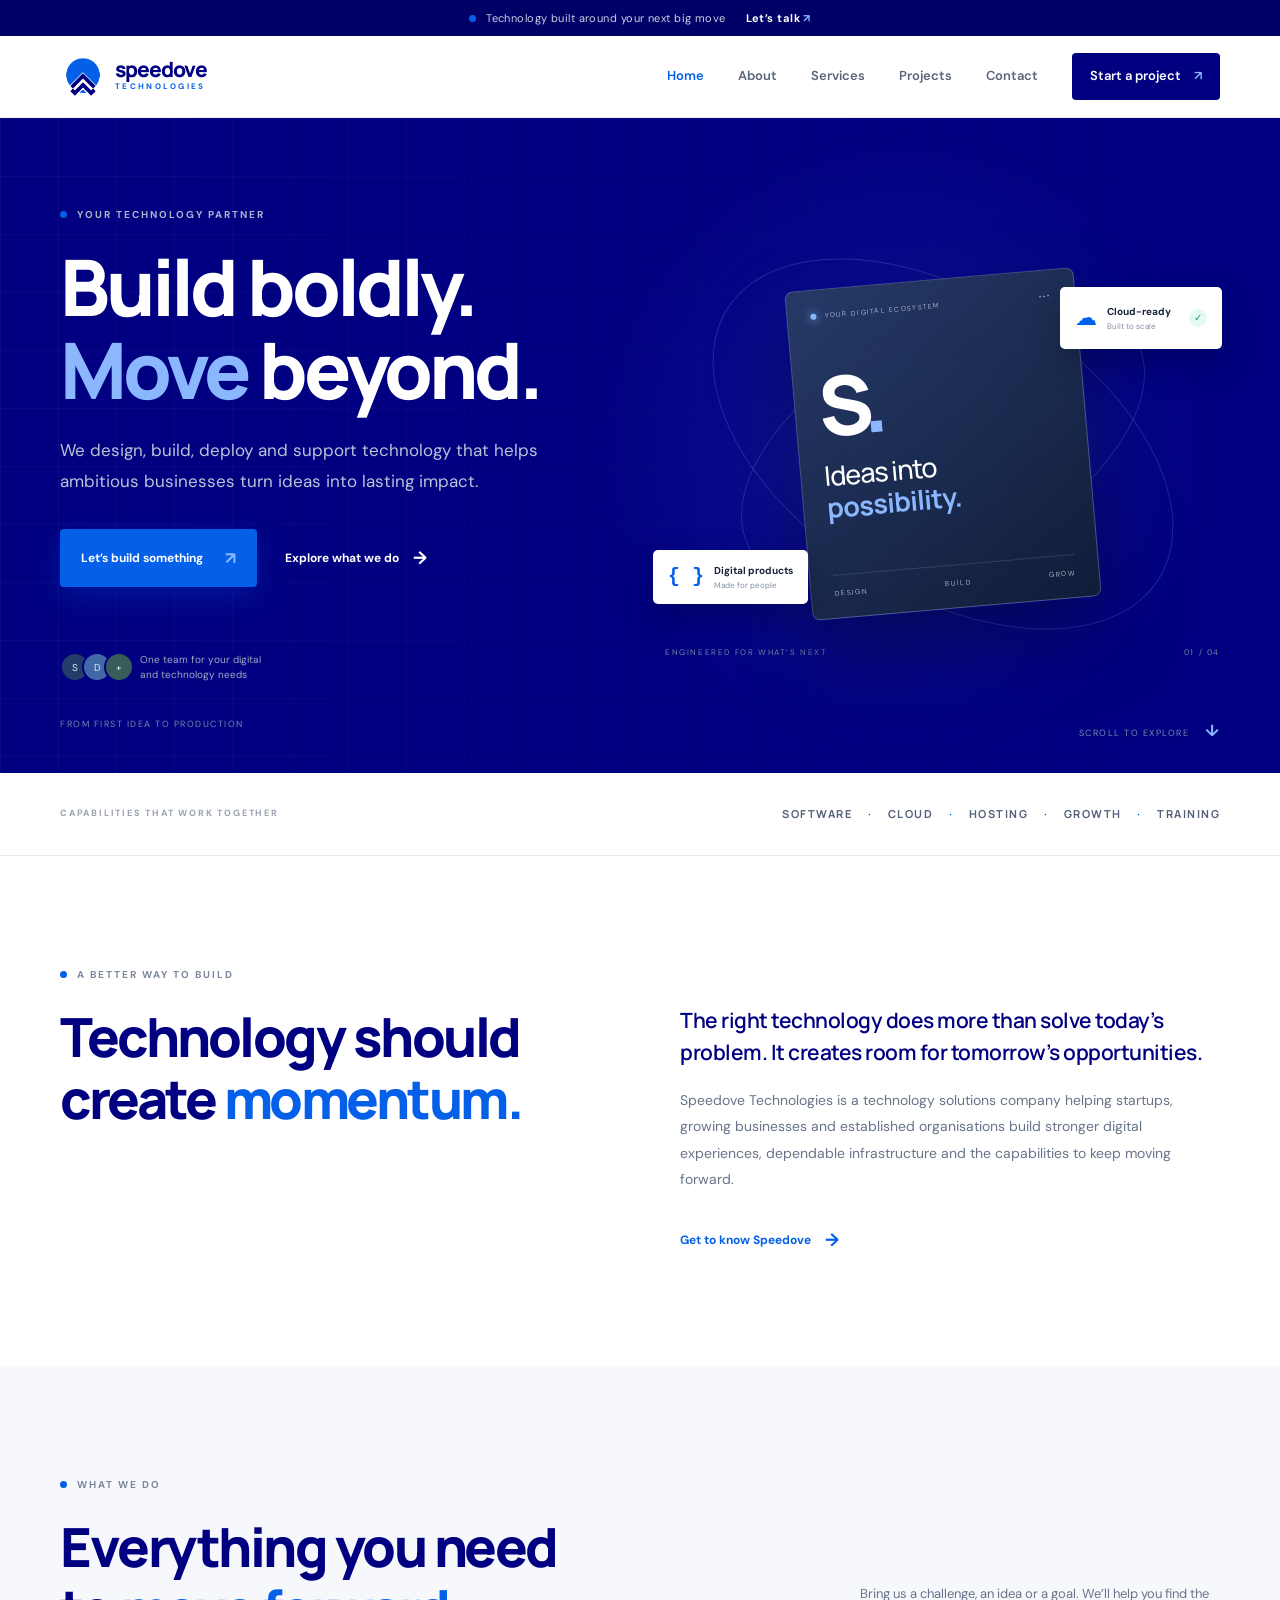
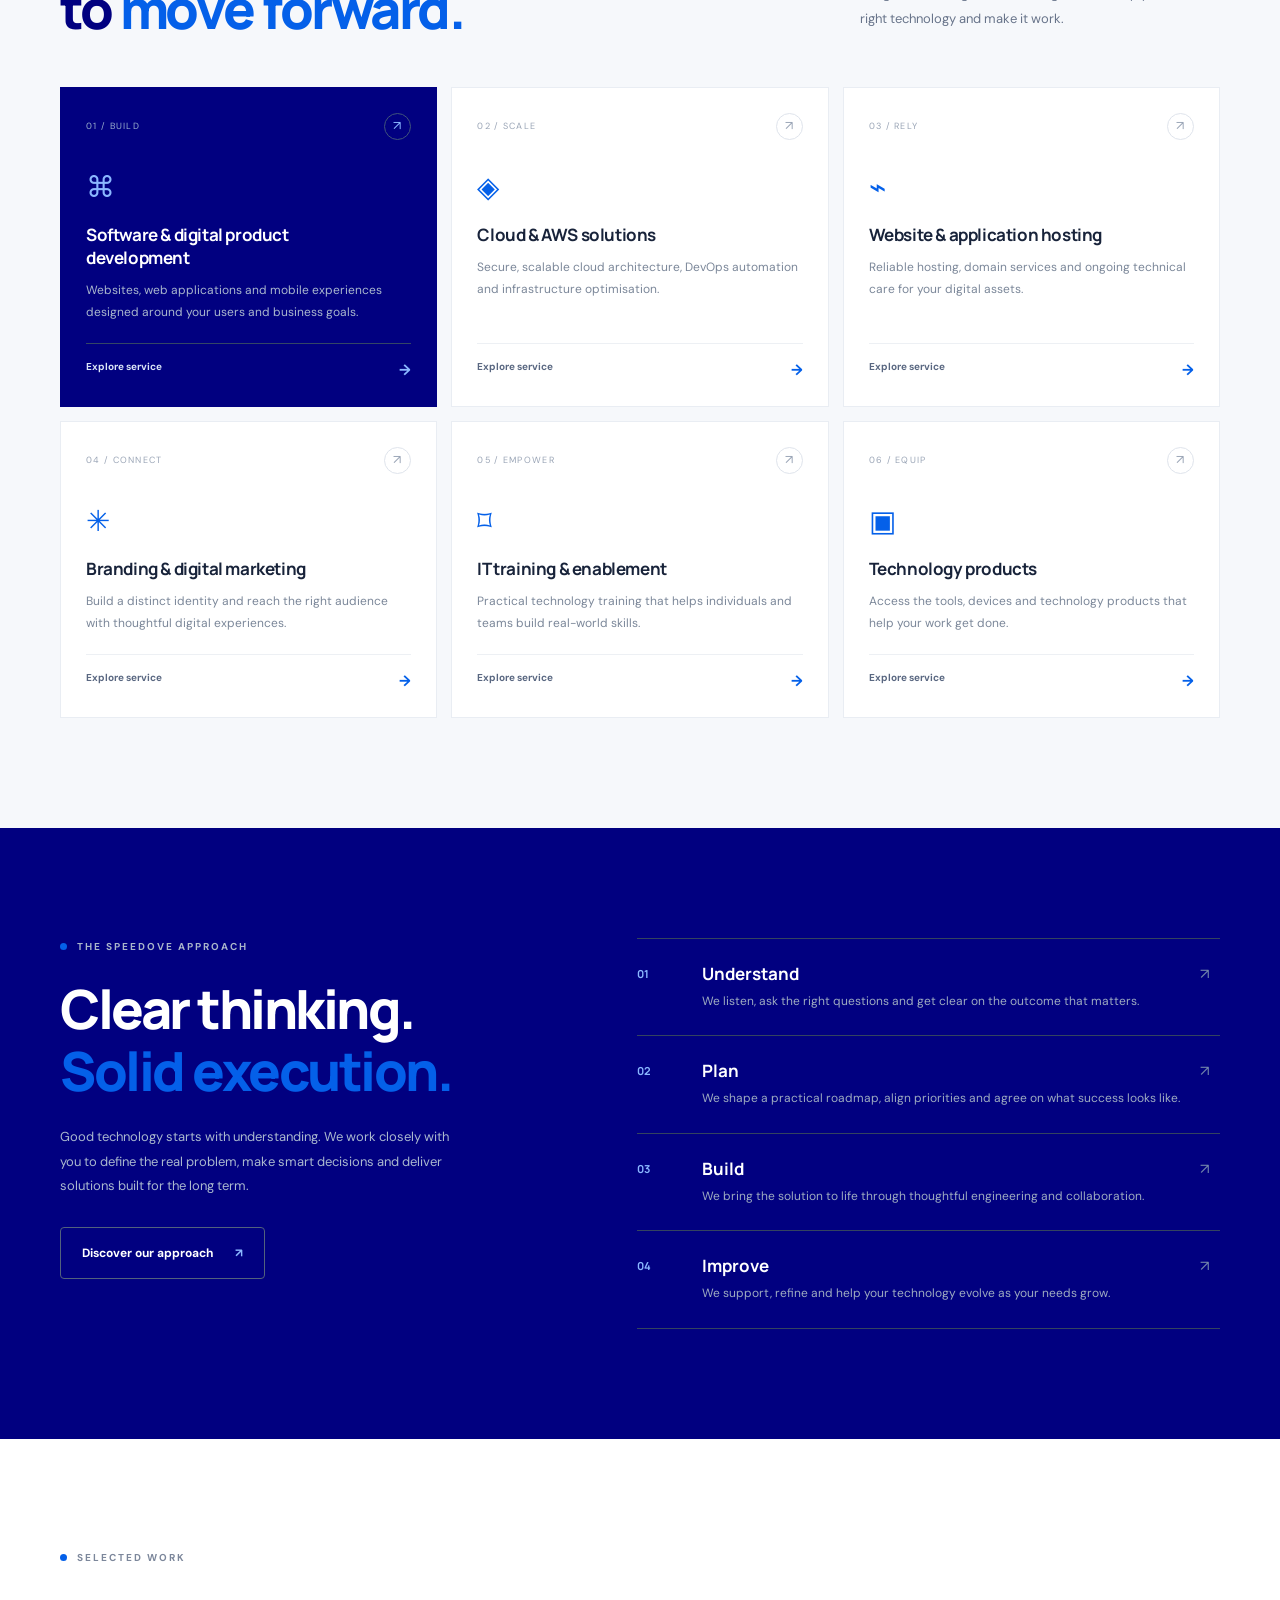
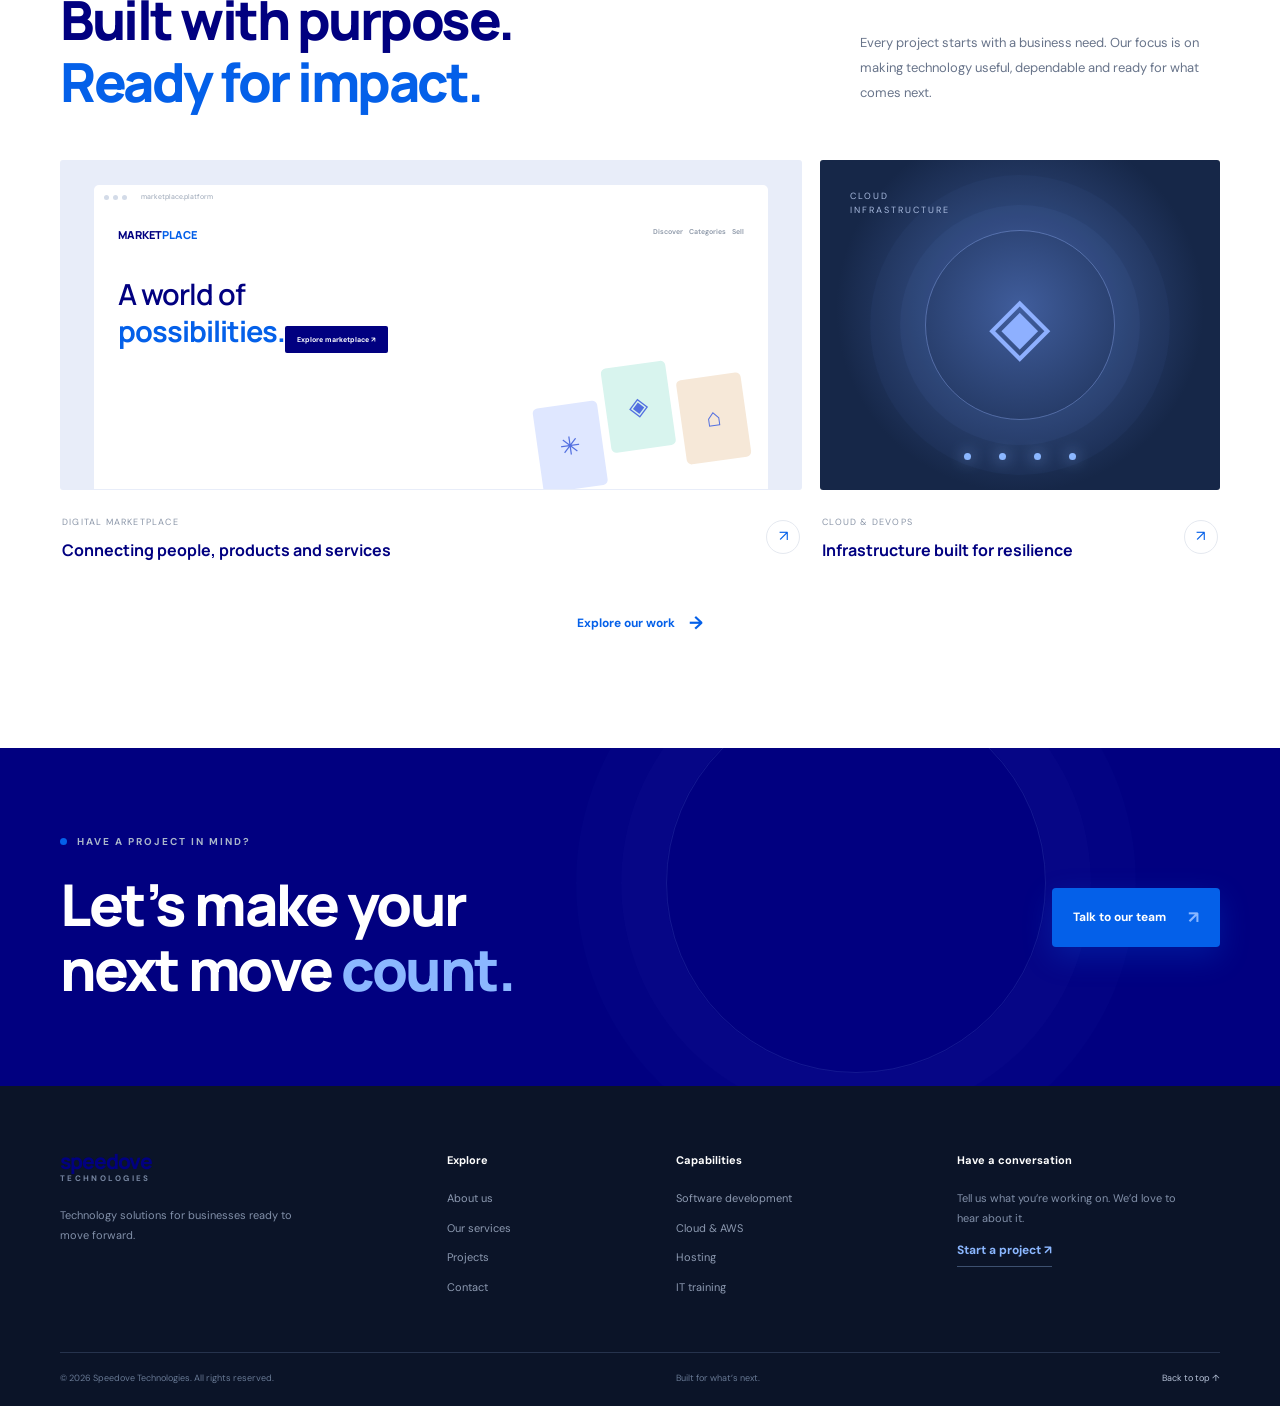
<file: index.html>
<!doctype html>
<html lang="en">
<head>
  <meta charset="utf-8">
  <meta name="viewport" content="width=device-width, initial-scale=1">
  <meta name="description" content="Speedove Technologies builds, hosts and supports digital products and cloud infrastructure that help businesses move forward.">
  <meta name="theme-color" content="#010080">
  <title>Speedove Technologies | Technology that moves business forward</title>
  <link rel="preconnect" href="https://fonts.googleapis.com">
  <link rel="preconnect" href="https://fonts.gstatic.com" crossorigin>
  <link href="https://fonts.googleapis.com/css2?family=DM+Sans:wght@400;500;600;700&family=Manrope:wght@400;500;600;700;800&display=swap" rel="stylesheet">
  <link rel="icon" type="image/png" href="assets/images/speedove-mark.png"><link rel="stylesheet" href="assets/css/style.css">
</head>
<body>
  <div class="announcement"><span class="status-dot"></span> Technology built around your next big move <a href="contact.html">Let’s talk <span>↗</span></a></div>
  <header class="site-header">
    <div class="container nav-wrap">
      <a class="brand" href="index.html" aria-label="Speedove Technologies home"><img class="brand-logo" src="assets/images/speedove-mark.png" alt=""><span class="brand-name">speedove<small>TECHNOLOGIES</small></span></a>
      <button class="menu-toggle" aria-label="Toggle navigation" aria-expanded="false"><span></span><span></span></button>
      <nav class="main-nav">
        <a class="active" href="index.html">Home</a><a href="about.html">About</a><a href="services.html">Services</a><a href="projects.html">Projects</a><a href="contact.html">Contact</a>
        <a class="nav-cta" href="contact.html">Start a project <span>↗</span></a>
      </nav>
    </div>
  </header>

  <main>
    <section class="hero">
      <div class="hero-grid"></div>
      <div class="container hero-layout">
        <div class="hero-copy">
          <div class="eyebrow light"><span></span> Your technology partner</div>
          <h1>Build boldly.<br><em>Move</em> beyond.</h1>
          <p class="hero-lead">We design, build, deploy and support technology that helps ambitious businesses turn ideas into lasting impact.</p>
          <div class="hero-actions"><a class="btn btn-primary" href="contact.html">Let’s build something <span>↗</span></a><a class="text-link light-link" href="services.html">Explore what we do <span>→</span></a></div>
          <div class="hero-proof"><div class="avatar-stack"><i>S</i><i>D</i><i>+</i></div><span>One team for your digital<br>and technology needs</span></div>
        </div>
        <div class="hero-visual" aria-label="Abstract digital technology illustration">
          <div class="orbit orbit-one"></div><div class="orbit orbit-two"></div>
          <div class="visual-glow"></div>
          <div class="core-card"><div class="core-top"><span class="live-dot"></span><span>YOUR DIGITAL ECOSYSTEM</span><span class="core-menu">•••</span></div><div class="core-symbol">S<span>.</span></div><div class="core-title">Ideas into<br><b>possibility.</b></div><div class="core-bottom"><span>DESIGN</span><span>BUILD</span><span>GROW</span></div></div>
          <div class="float-card cloud-card"><span class="float-icon">☁</span><div><b>Cloud-ready</b><small>Built to scale</small></div><span class="float-check">✓</span></div>
          <div class="float-card code-card"><span class="code-icon">{ }</span><div><b>Digital products</b><small>Made for people</small></div></div>
          <div class="visual-caption">ENGINEERED FOR WHAT’S NEXT <span>01 / 04</span></div>
        </div>
      </div>
      <div class="container hero-bottom"><span>From first idea to production</span><span class="scroll-cue">SCROLL TO EXPLORE <b>↓</b></span></div>
    </section>

    <section class="trust-strip"><div class="container trust-inner"><span>CAPABILITIES THAT WORK TOGETHER</span><div>SOFTWARE <b>·</b> CLOUD <b>·</b> HOSTING <b>·</b> GROWTH <b>·</b> TRAINING</div></div></section>

    <section class="section intro-section">
      <div class="container intro-grid">
        <div><div class="eyebrow"><span></span> A better way to build</div><h2>Technology should<br>create <em>momentum.</em></h2></div>
        <div class="intro-content"><p class="large-copy">The right technology does more than solve today’s problem. It creates room for tomorrow’s opportunities.</p><p>Speedove Technologies is a technology solutions company helping startups, growing businesses and established organisations build stronger digital experiences, dependable infrastructure and the capabilities to keep moving forward.</p><a class="text-link" href="about.html">Get to know Speedove <span>→</span></a></div>
      </div>
    </section>

    <section class="section services-section">
      <div class="container">
        <div class="section-heading"><div><div class="eyebrow"><span></span> What we do</div><h2>Everything you need<br>to <em>move forward.</em></h2></div><p>Bring us a challenge, an idea or a goal. We’ll help you find the right technology and make it work.</p></div>
        <div class="service-grid">
          <a class="service-card featured" href="services.html#software"><div class="service-top"><span>01 / BUILD</span><span class="arrow-circle">↗</span></div><div class="service-icon">⌘</div><h3>Software & digital product development</h3><p>Websites, web applications and mobile experiences designed around your users and business goals.</p><span class="service-more">Explore service <b>→</b></span></a>
          <a class="service-card" href="services.html#cloud"><div class="service-top"><span>02 / SCALE</span><span class="arrow-circle">↗</span></div><div class="service-icon">◈</div><h3>Cloud & AWS solutions</h3><p>Secure, scalable cloud architecture, DevOps automation and infrastructure optimisation.</p><span class="service-more">Explore service <b>→</b></span></a>
          <a class="service-card" href="services.html#hosting"><div class="service-top"><span>03 / RELY</span><span class="arrow-circle">↗</span></div><div class="service-icon">⌁</div><h3>Website & application hosting</h3><p>Reliable hosting, domain services and ongoing technical care for your digital assets.</p><span class="service-more">Explore service <b>→</b></span></a>
          <a class="service-card" href="services.html#brand"><div class="service-top"><span>04 / CONNECT</span><span class="arrow-circle">↗</span></div><div class="service-icon">✳</div><h3>Branding & digital marketing</h3><p>Build a distinct identity and reach the right audience with thoughtful digital experiences.</p><span class="service-more">Explore service <b>→</b></span></a>
          <a class="service-card" href="services.html#training"><div class="service-top"><span>05 / EMPOWER</span><span class="arrow-circle">↗</span></div><div class="service-icon">⌑</div><h3>IT training & enablement</h3><p>Practical technology training that helps individuals and teams build real-world skills.</p><span class="service-more">Explore service <b>→</b></span></a>
          <a class="service-card" href="services.html#products"><div class="service-top"><span>06 / EQUIP</span><span class="arrow-circle">↗</span></div><div class="service-icon">▣</div><h3>Technology products</h3><p>Access the tools, devices and technology products that help your work get done.</p><span class="service-more">Explore service <b>→</b></span></a>
        </div>
      </div>
    </section>

    <section class="section approach-section">
      <div class="container approach-grid">
        <div class="approach-copy"><div class="eyebrow light"><span></span> The Speedove approach</div><h2>Clear thinking.<br><em>Solid execution.</em></h2><p>Good technology starts with understanding. We work closely with you to define the real problem, make smart decisions and deliver solutions built for the long term.</p><a class="btn btn-outline-light" href="about.html">Discover our approach <span>↗</span></a></div>
        <div class="steps">
          <div class="step"><span>01</span><div><h3>Understand</h3><p>We listen, ask the right questions and get clear on the outcome that matters.</p></div><b>↗</b></div>
          <div class="step"><span>02</span><div><h3>Plan</h3><p>We shape a practical roadmap, align priorities and agree on what success looks like.</p></div><b>↗</b></div>
          <div class="step"><span>03</span><div><h3>Build</h3><p>We bring the solution to life through thoughtful engineering and collaboration.</p></div><b>↗</b></div>
          <div class="step"><span>04</span><div><h3>Improve</h3><p>We support, refine and help your technology evolve as your needs grow.</p></div><b>↗</b></div>
        </div>
      </div>
    </section>

    <section class="section projects-section">
      <div class="container">
        <div class="section-heading"><div><div class="eyebrow"><span></span> Selected work</div><h2>Built with purpose.<br><em>Ready for impact.</em></h2></div><p>Every project starts with a business need. Our focus is on making technology useful, dependable and ready for what comes next.</p></div>
        <div class="project-grid">
          <a class="project-card project-large" href="projects.html"><div class="project-art art-market"><div class="browser-bar"><i></i><i></i><i></i><span>marketplace.platform</span></div><div class="market-ui"><div class="market-nav">MARKET<span>PLACE</span><small>Discover&nbsp;&nbsp; Categories&nbsp;&nbsp; Sell</small></div><div class="market-copy">A world of<br><b>possibilities.</b><div class="mini-button">Explore marketplace ↗</div></div><div class="market-tiles"><i>✳</i><i>◈</i><i>⌂</i></div></div></div><div class="project-meta"><div><span>Digital marketplace</span><h3>Connecting people, products and services</h3></div><span class="project-arrow">↗</span></div></a>
          <a class="project-card" href="projects.html"><div class="project-art art-cloud"><div class="cloud-ring">◈</div><div class="cloud-label">CLOUD<br>INFRASTRUCTURE</div><div class="cloud-nodes"><i></i><i></i><i></i><i></i></div></div><div class="project-meta"><div><span>Cloud & DevOps</span><h3>Infrastructure built for resilience</h3></div><span class="project-arrow">↗</span></div></a>
        </div>
        <div class="center-link"><a class="text-link" href="projects.html">Explore our work <span>→</span></a></div>
      </div>
    </section>

    <section class="cta-section"><div class="container cta-inner"><div><div class="eyebrow light"><span></span> Have a project in mind?</div><h2>Let’s make your<br>next move <em>count.</em></h2></div><a class="btn btn-primary" href="contact.html">Talk to our team <span>↗</span></a><div class="cta-orb"></div></div></section>
  </main>

  <footer class="site-footer"><div class="container"><div class="footer-main"><div class="footer-brand"><a class="brand brand-light" href="index.html"><span class="brand-mark">S<span>.</span></span><span class="brand-name">speedove<small>TECHNOLOGIES</small></span></a><p>Technology solutions for businesses ready to move forward.</p></div><div class="footer-col"><b>Explore</b><a href="about.html">About us</a><a href="services.html">Our services</a><a href="projects.html">Projects</a><a href="contact.html">Contact</a></div><div class="footer-col"><b>Capabilities</b><a href="services.html#software">Software development</a><a href="services.html#cloud">Cloud & AWS</a><a href="services.html#hosting">Hosting</a><a href="services.html#training">IT training</a></div><div class="footer-contact"><b>Have a conversation</b><p>Tell us what you’re working on. We’d love to hear about it.</p><a href="contact.html" class="footer-email">Start a project <span>↗</span></a></div></div><div class="footer-bottom"><span>© <span data-year></span> Speedove Technologies. All rights reserved.</span><span>Built for what’s next.</span><a href="#top" class="back-top">Back to top ↑</a></div></div></footer>
  <script src="assets/js/main.js"></script>
</body>
</html>
</file>
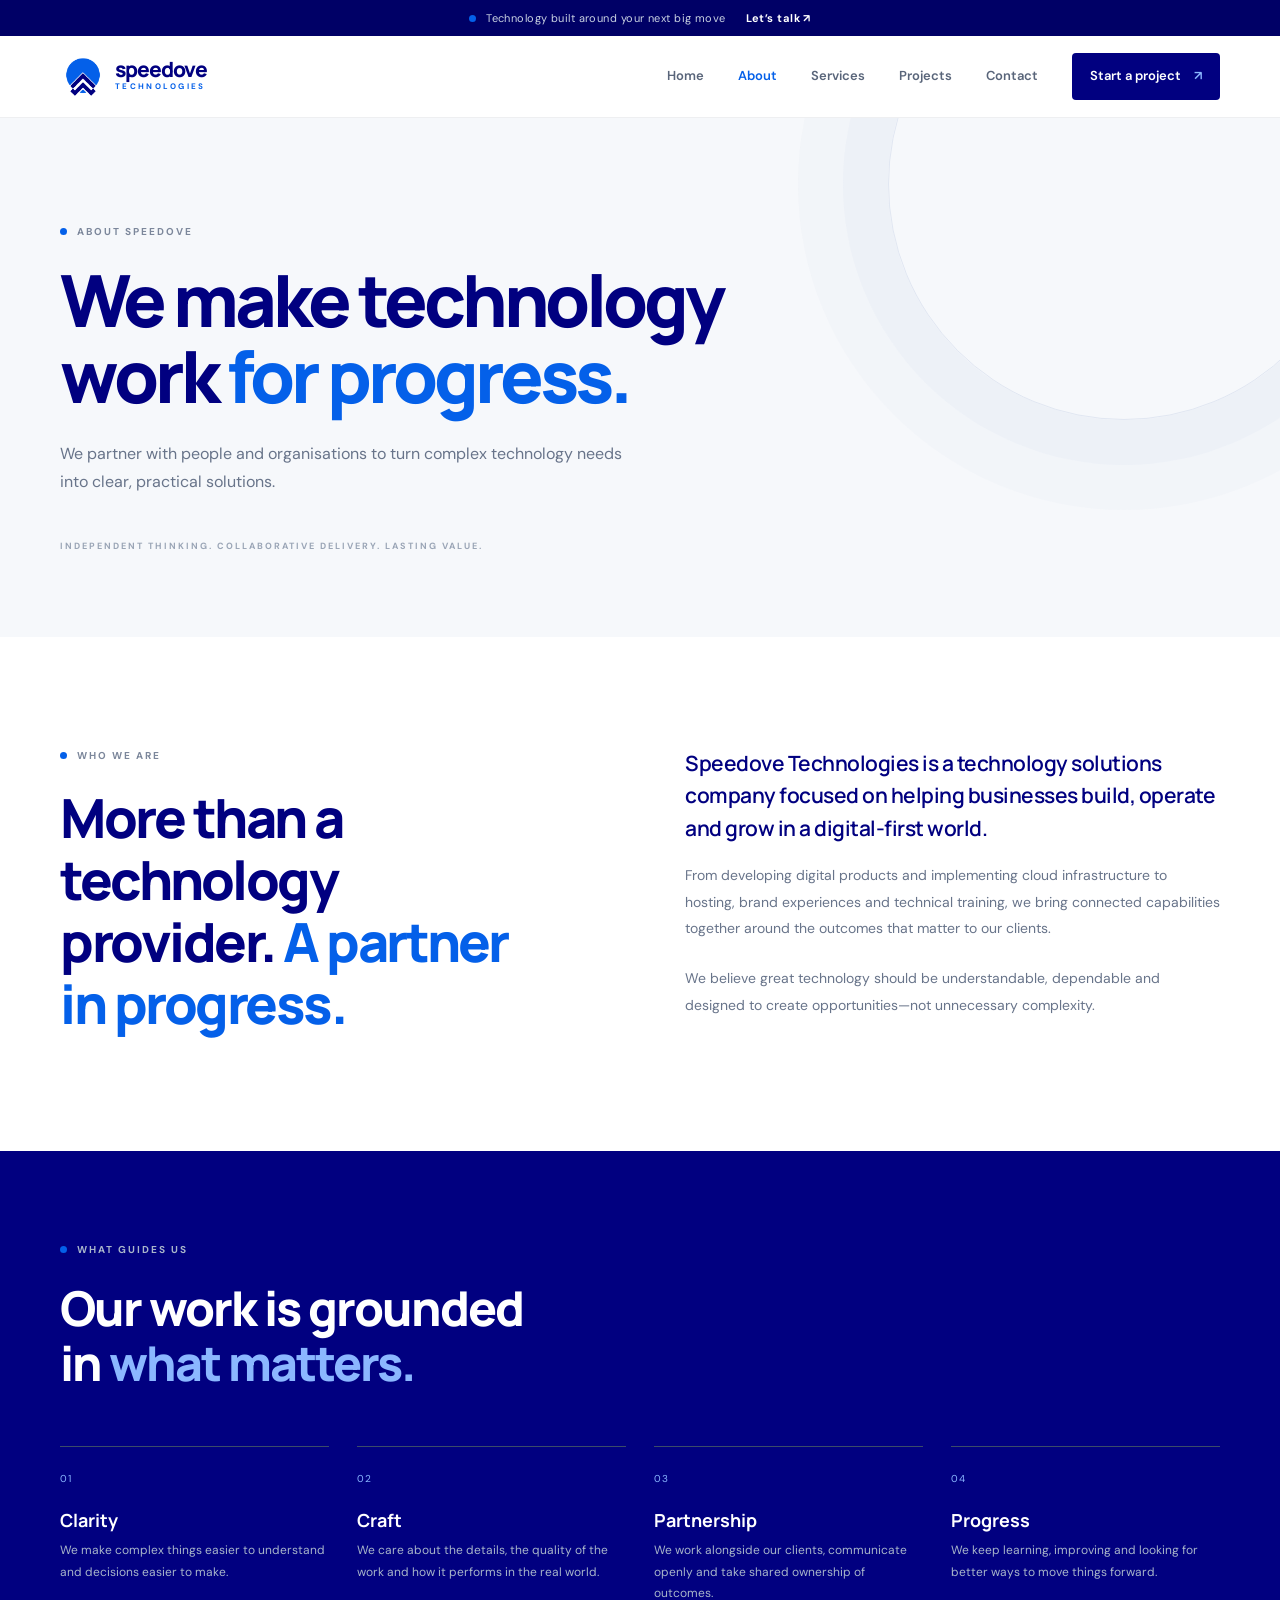
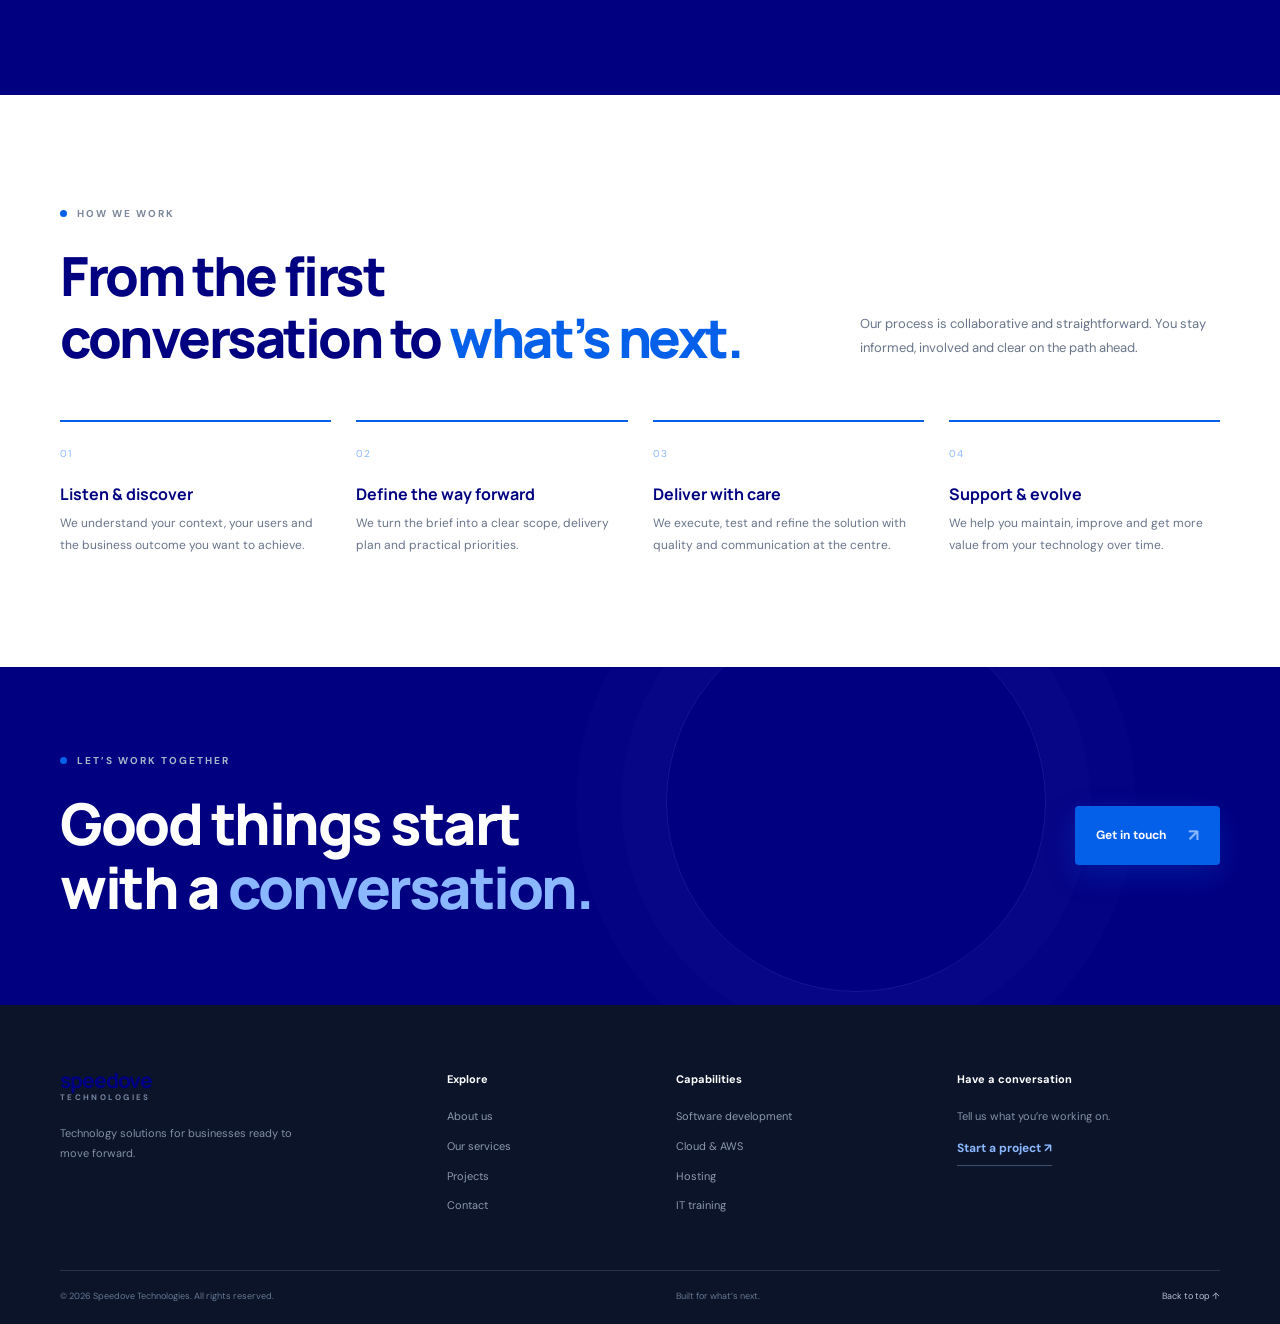
<file: about.html>
<!doctype html>
<html lang="en"><head><meta charset="utf-8"><meta name="viewport" content="width=device-width, initial-scale=1"><meta name="description" content="Get to know Speedove Technologies and our approach to building useful, dependable technology."><title>About Us | Speedove Technologies</title><link rel="preconnect" href="https://fonts.googleapis.com"><link href="https://fonts.googleapis.com/css2?family=DM+Sans:wght@400;500;600;700&family=Manrope:wght@400;500;600;700;800&display=swap" rel="stylesheet"><link rel="icon" type="image/png" href="assets/images/speedove-mark.png"><link rel="stylesheet" href="assets/css/style.css"></head>
<body><div class="announcement"><span class="status-dot"></span> Technology built around your next big move <a href="contact.html">Let’s talk ↗</a></div><header class="site-header"><div class="container nav-wrap"><a class="brand" href="index.html" aria-label="Speedove Technologies home"><img class="brand-logo" src="assets/images/speedove-mark.png" alt=""><span class="brand-name">speedove<small>TECHNOLOGIES</small></span></a><button class="menu-toggle" aria-label="Toggle navigation" aria-expanded="false"><span></span><span></span></button><nav class="main-nav"><a href="index.html">Home</a><a class="active" href="about.html">About</a><a href="services.html">Services</a><a href="projects.html">Projects</a><a href="contact.html">Contact</a><a class="nav-cta" href="contact.html">Start a project <span>↗</span></a></nav></div></header>
<main><section class="page-hero"><div class="container"><div class="eyebrow"><span></span> About Speedove</div><h1>We make technology<br>work <em>for progress.</em></h1><p>We partner with people and organisations to turn complex technology needs into clear, practical solutions.</p><div class="page-hero-note">INDEPENDENT THINKING. COLLABORATIVE DELIVERY. LASTING VALUE.</div></div></section>
<section class="section"><div class="container story-grid"><div><div class="eyebrow"><span></span> Who we are</div><h2>More than a technology provider. <em>A partner in progress.</em></h2></div><div><p class="large-copy">Speedove Technologies is a technology solutions company focused on helping businesses build, operate and grow in a digital-first world.</p><p>From developing digital products and implementing cloud infrastructure to hosting, brand experiences and technical training, we bring connected capabilities together around the outcomes that matter to our clients.</p><p>We believe great technology should be understandable, dependable and designed to create opportunities—not unnecessary complexity.</p></div></div></section>
<section class="values-band"><div class="container"><div class="eyebrow light"><span></span> What guides us</div><h2>Our work is grounded<br>in <em>what matters.</em></h2><div class="values-grid"><article><span>01</span><h3>Clarity</h3><p>We make complex things easier to understand and decisions easier to make.</p></article><article><span>02</span><h3>Craft</h3><p>We care about the details, the quality of the work and how it performs in the real world.</p></article><article><span>03</span><h3>Partnership</h3><p>We work alongside our clients, communicate openly and take shared ownership of outcomes.</p></article><article><span>04</span><h3>Progress</h3><p>We keep learning, improving and looking for better ways to move things forward.</p></article></div></div></section>
<section class="section"><div class="container"><div class="section-heading"><div><div class="eyebrow"><span></span> How we work</div><h2>From the first<br>conversation to <em>what’s next.</em></h2></div><p>Our process is collaborative and straightforward. You stay informed, involved and clear on the path ahead.</p></div><div class="process-grid"><article><span>01</span><h3>Listen & discover</h3><p>We understand your context, your users and the business outcome you want to achieve.</p></article><article><span>02</span><h3>Define the way forward</h3><p>We turn the brief into a clear scope, delivery plan and practical priorities.</p></article><article><span>03</span><h3>Deliver with care</h3><p>We execute, test and refine the solution with quality and communication at the centre.</p></article><article><span>04</span><h3>Support & evolve</h3><p>We help you maintain, improve and get more value from your technology over time.</p></article></div></div></section>
<section class="cta-section"><div class="container cta-inner"><div><div class="eyebrow light"><span></span> Let’s work together</div><h2>Good things start<br>with a <em>conversation.</em></h2></div><a class="btn btn-primary" href="contact.html">Get in touch <span>↗</span></a><div class="cta-orb"></div></div></section></main>
<footer class="site-footer"><div class="container"><div class="footer-main"><div class="footer-brand"><a class="brand brand-light" href="index.html"><span class="brand-mark">S<span>.</span></span><span class="brand-name">speedove<small>TECHNOLOGIES</small></span></a><p>Technology solutions for businesses ready to move forward.</p></div><div class="footer-col"><b>Explore</b><a href="about.html">About us</a><a href="services.html">Our services</a><a href="projects.html">Projects</a><a href="contact.html">Contact</a></div><div class="footer-col"><b>Capabilities</b><a href="services.html#software">Software development</a><a href="services.html#cloud">Cloud & AWS</a><a href="services.html#hosting">Hosting</a><a href="services.html#training">IT training</a></div><div class="footer-contact"><b>Have a conversation</b><p>Tell us what you’re working on.</p><a href="contact.html" class="footer-email">Start a project ↗</a></div></div><div class="footer-bottom"><span>© <span data-year></span> Speedove Technologies. All rights reserved.</span><span>Built for what’s next.</span><a href="#top" class="back-top">Back to top ↑</a></div></div></footer><script src="assets/js/main.js"></script></body></html>
</file>
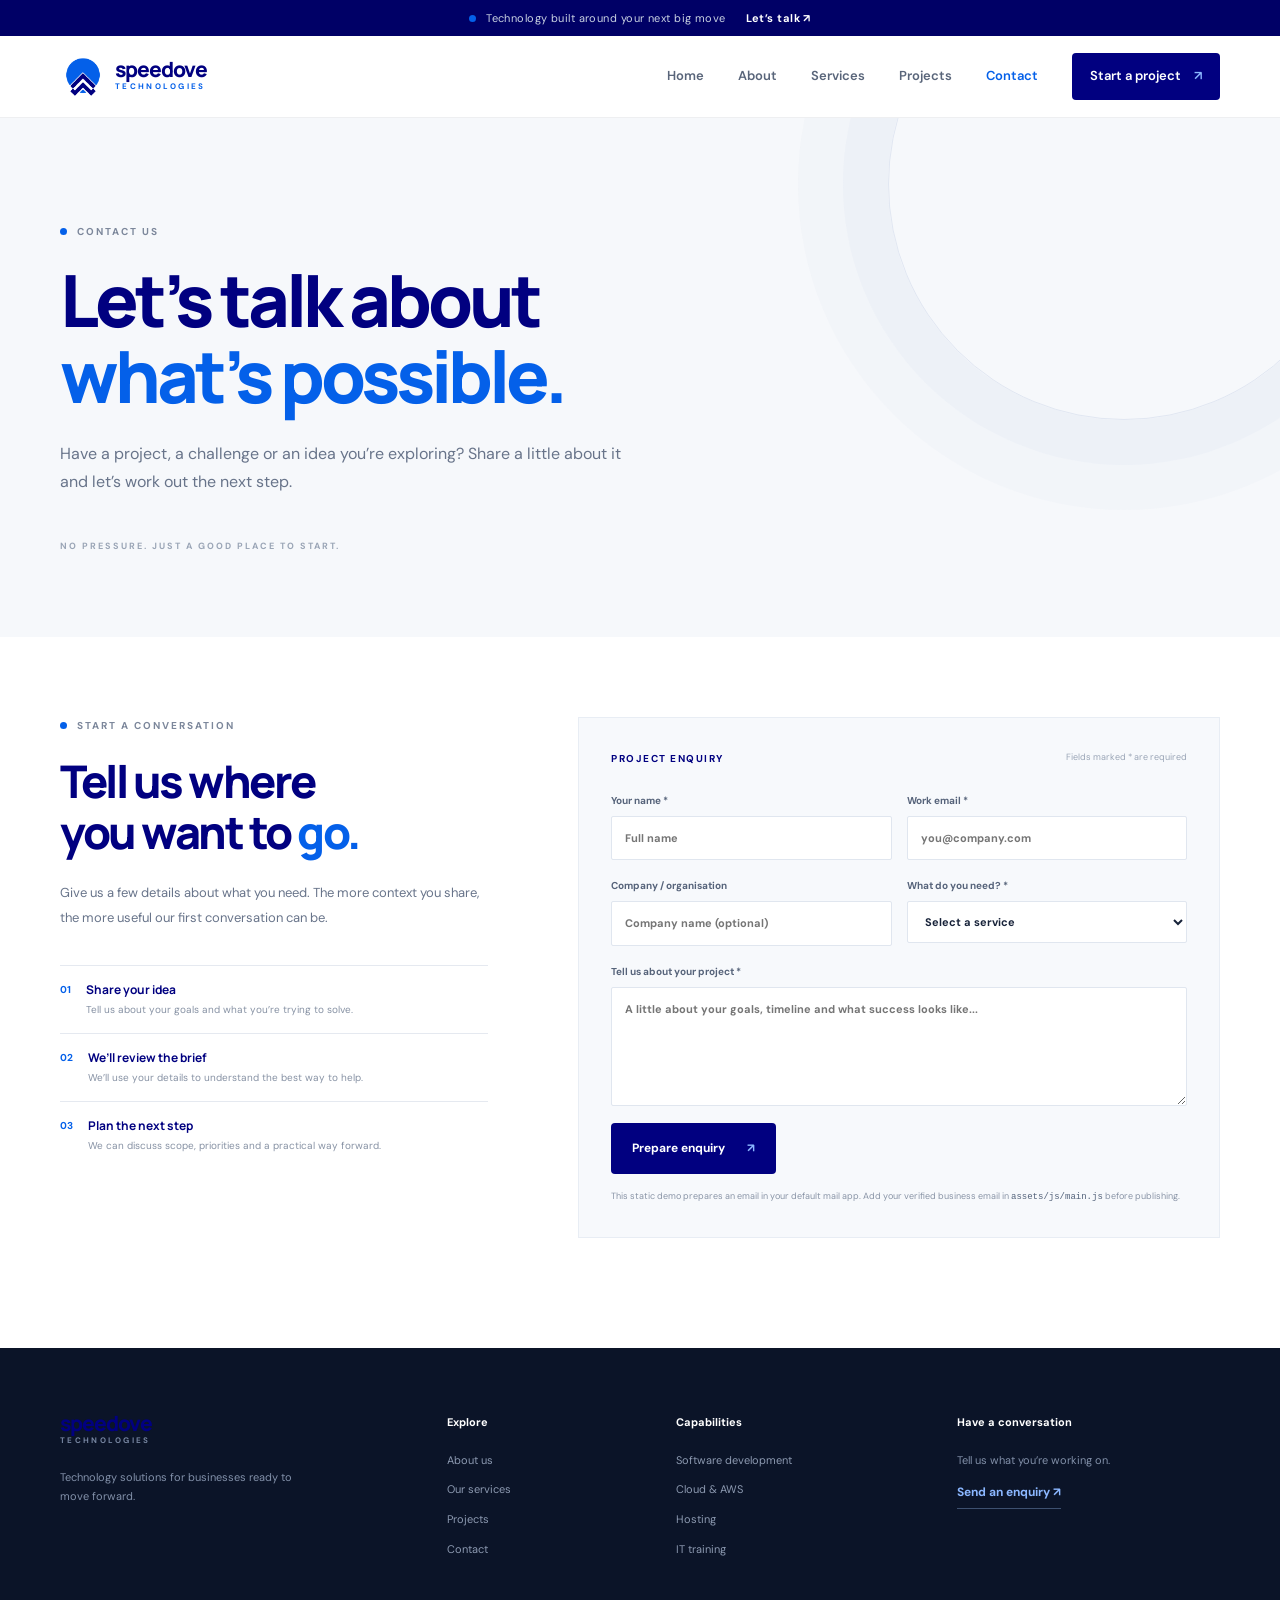
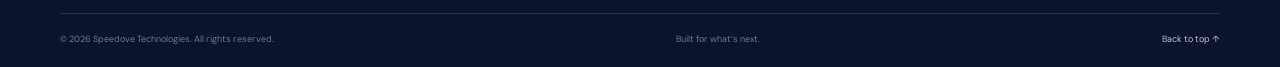
<file: contact.html>
<!doctype html>
<html lang="en"><head><meta charset="utf-8"><meta name="viewport" content="width=device-width, initial-scale=1"><meta name="description" content="Start a conversation with Speedove Technologies about your software, cloud, hosting, branding or training needs."><title>Contact | Speedove Technologies</title><link rel="preconnect" href="https://fonts.googleapis.com"><link href="https://fonts.googleapis.com/css2?family=DM+Sans:wght@400;500;600;700&family=Manrope:wght@400;500;600;700;800&display=swap" rel="stylesheet"><link rel="icon" type="image/png" href="assets/images/speedove-mark.png"><link rel="stylesheet" href="assets/css/style.css"></head>
<body><div class="announcement"><span class="status-dot"></span> Technology built around your next big move <a href="contact.html">Let’s talk ↗</a></div><header class="site-header"><div class="container nav-wrap"><a class="brand" href="index.html" aria-label="Speedove Technologies home"><img class="brand-logo" src="assets/images/speedove-mark.png" alt=""><span class="brand-name">speedove<small>TECHNOLOGIES</small></span></a><button class="menu-toggle" aria-label="Toggle navigation" aria-expanded="false"><span></span><span></span></button><nav class="main-nav"><a href="index.html">Home</a><a href="about.html">About</a><a href="services.html">Services</a><a href="projects.html">Projects</a><a class="active" href="contact.html">Contact</a><a class="nav-cta" href="#contact-form">Start a project <span>↗</span></a></nav></div></header>
<main><section class="page-hero contact-hero"><div class="container"><div class="eyebrow"><span></span> Contact us</div><h1>Let’s talk about<br><em>what’s possible.</em></h1><p>Have a project, a challenge or an idea you’re exploring? Share a little about it and let’s work out the next step.</p><div class="page-hero-note">NO PRESSURE. JUST A GOOD PLACE TO START.</div></div></section>
<section class="section contact-section" id="contact-form"><div class="container contact-grid"><div class="contact-aside"><div class="eyebrow"><span></span> Start a conversation</div><h2>Tell us where<br>you want to <em>go.</em></h2><p>Give us a few details about what you need. The more context you share, the more useful our first conversation can be.</p><div class="contact-points"><div><span>01</span><p><b>Share your idea</b><small>Tell us about your goals and what you’re trying to solve.</small></p></div><div><span>02</span><p><b>We’ll review the brief</b><small>We’ll use your details to understand the best way to help.</small></p></div><div><span>03</span><p><b>Plan the next step</b><small>We can discuss scope, priorities and a practical way forward.</small></p></div></div></div>
<form class="contact-form" id="project-form"><div class="form-heading"><span>PROJECT ENQUIRY</span><small>Fields marked * are required</small></div><div class="form-row"><label>Your name *<input name="name" type="text" placeholder="Full name" required></label><label>Work email *<input name="email" type="email" placeholder="you@company.com" required></label></div><div class="form-row"><label>Company / organisation<input name="company" type="text" placeholder="Company name (optional)"></label><label>What do you need? *<select name="service" required><option value="">Select a service</option><option>Software & digital product development</option><option>Cloud & AWS solutions</option><option>Website & application hosting</option><option>Branding & digital marketing</option><option>IT training & enablement</option><option>Technology products</option><option>Not sure yet / multiple services</option></select></label></div><label>Tell us about your project *<textarea name="message" rows="5" placeholder="A little about your goals, timeline and what success looks like..." required></textarea></label><button class="btn btn-dark" type="submit">Prepare enquiry <span>↗</span></button><p class="form-note">This static demo prepares an email in your default mail app. Add your verified business email in <code>assets/js/main.js</code> before publishing.</p><p class="form-feedback" role="status" aria-live="polite"></p></form></div></section></main>
<footer class="site-footer"><div class="container"><div class="footer-main"><div class="footer-brand"><a class="brand brand-light" href="index.html"><span class="brand-mark">S<span>.</span></span><span class="brand-name">speedove<small>TECHNOLOGIES</small></span></a><p>Technology solutions for businesses ready to move forward.</p></div><div class="footer-col"><b>Explore</b><a href="about.html">About us</a><a href="services.html">Our services</a><a href="projects.html">Projects</a><a href="contact.html">Contact</a></div><div class="footer-col"><b>Capabilities</b><a href="services.html#software">Software development</a><a href="services.html#cloud">Cloud & AWS</a><a href="services.html#hosting">Hosting</a><a href="services.html#training">IT training</a></div><div class="footer-contact"><b>Have a conversation</b><p>Tell us what you’re working on.</p><a href="#contact-form" class="footer-email">Send an enquiry ↗</a></div></div><div class="footer-bottom"><span>© <span data-year></span> Speedove Technologies. All rights reserved.</span><span>Built for what’s next.</span><a href="#top" class="back-top">Back to top ↑</a></div></div></footer><script src="assets/js/main.js"></script></body></html>
</file>
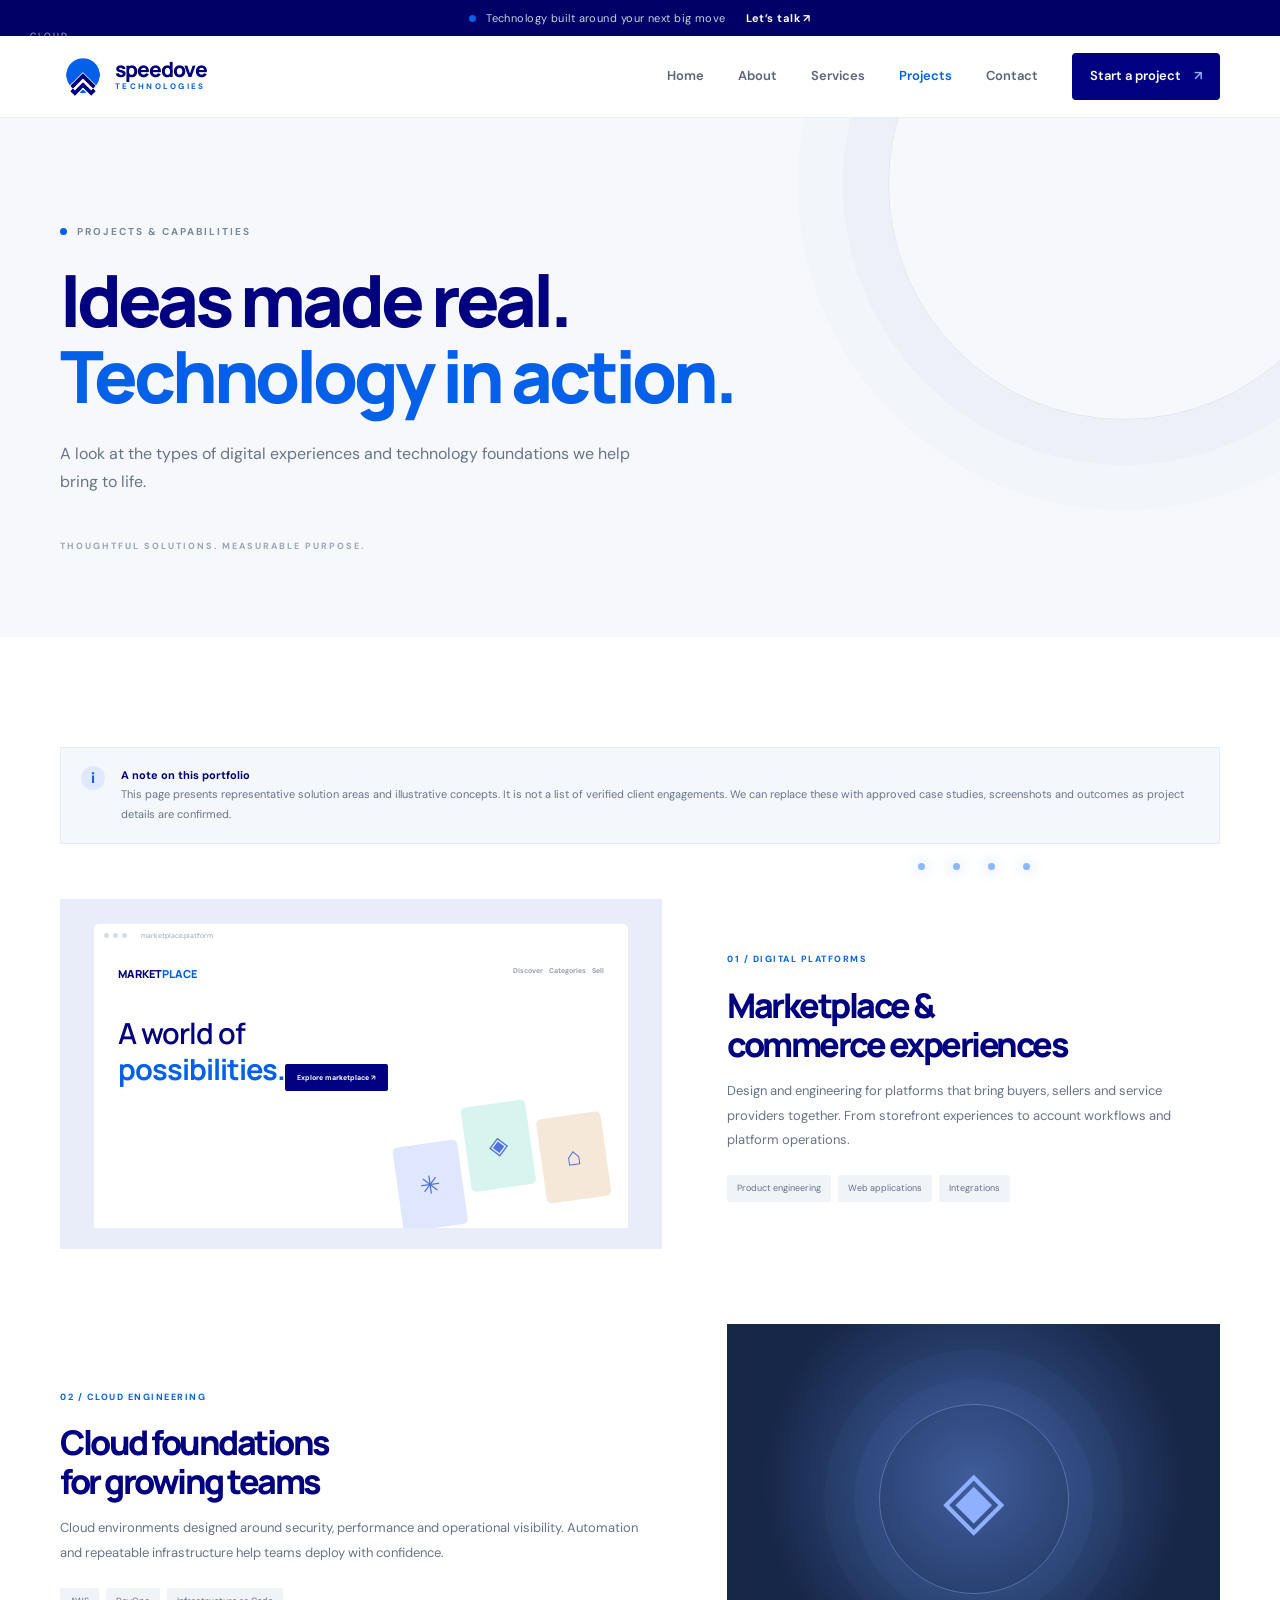
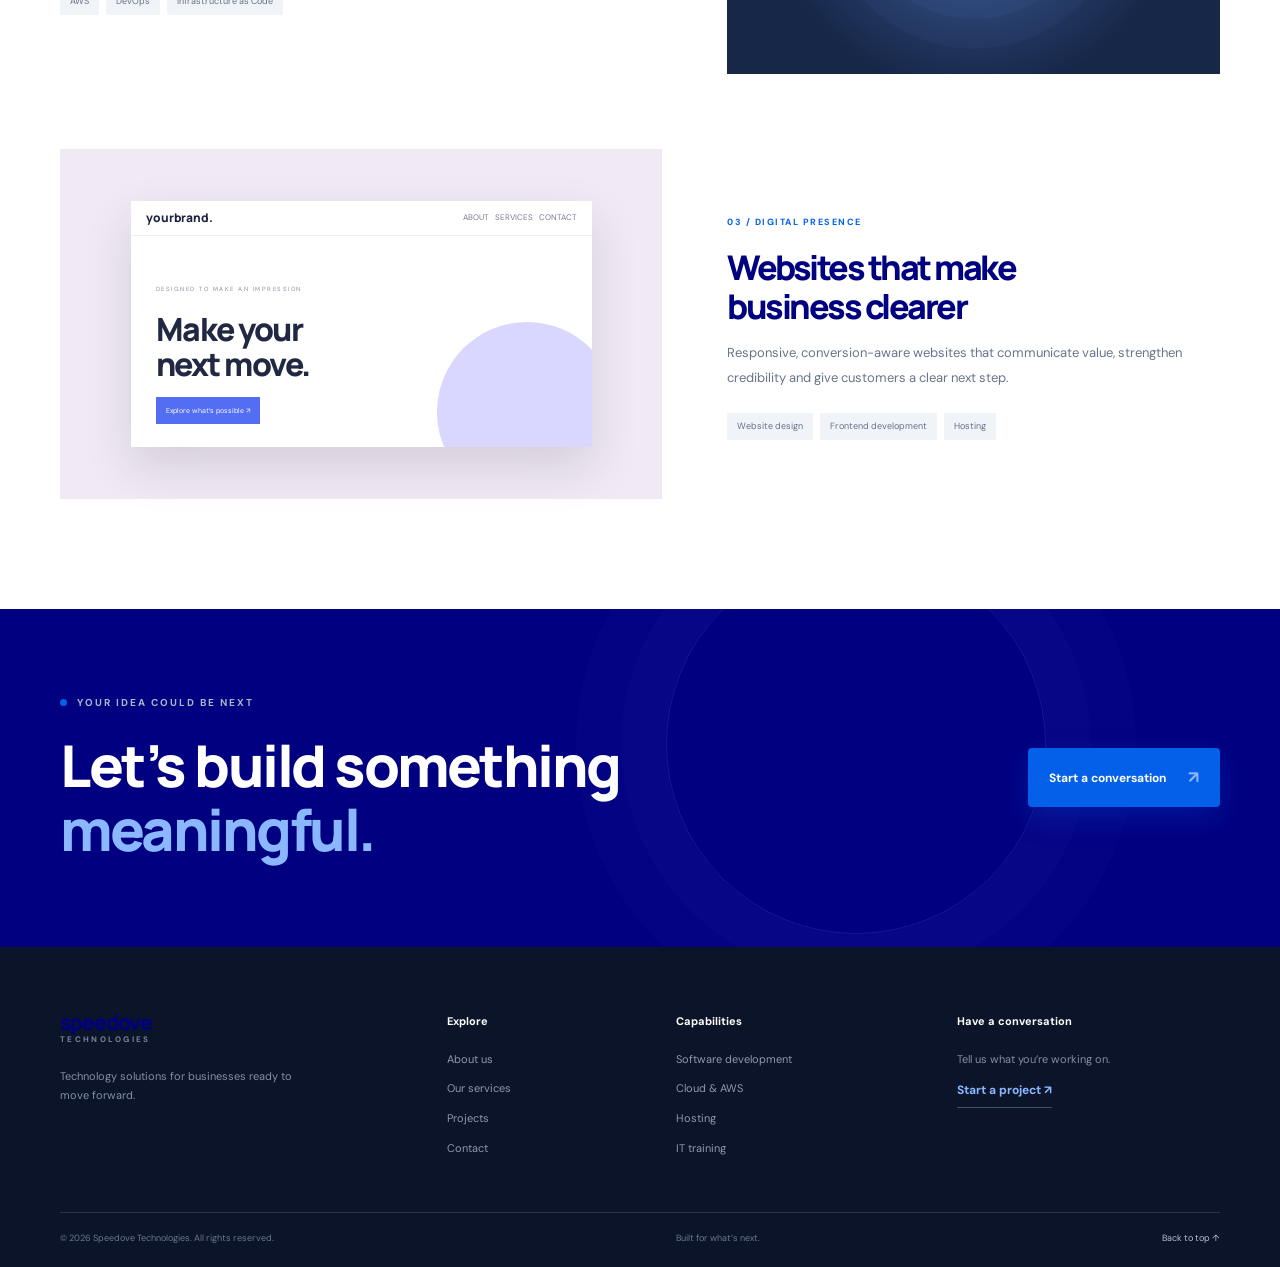
<file: projects.html>
<!doctype html>
<html lang="en"><head><meta charset="utf-8"><meta name="viewport" content="width=device-width, initial-scale=1"><meta name="description" content="Explore the kinds of digital products, cloud platforms and technology solutions Speedove builds."><title>Projects | Speedove Technologies</title><link rel="preconnect" href="https://fonts.googleapis.com"><link href="https://fonts.googleapis.com/css2?family=DM+Sans:wght@400;500;600;700&family=Manrope:wght@400;500;600;700;800&display=swap" rel="stylesheet"><link rel="icon" type="image/png" href="assets/images/speedove-mark.png"><link rel="stylesheet" href="assets/css/style.css"></head>
<body><div class="announcement"><span class="status-dot"></span> Technology built around your next big move <a href="contact.html">Let’s talk ↗</a></div><header class="site-header"><div class="container nav-wrap"><a class="brand" href="index.html" aria-label="Speedove Technologies home"><img class="brand-logo" src="assets/images/speedove-mark.png" alt=""><span class="brand-name">speedove<small>TECHNOLOGIES</small></span></a><button class="menu-toggle" aria-label="Toggle navigation" aria-expanded="false"><span></span><span></span></button><nav class="main-nav"><a href="index.html">Home</a><a href="about.html">About</a><a href="services.html">Services</a><a class="active" href="projects.html">Projects</a><a href="contact.html">Contact</a><a class="nav-cta" href="contact.html">Start a project <span>↗</span></a></nav></div></header>
<main><section class="page-hero"><div class="container"><div class="eyebrow"><span></span> Projects & capabilities</div><h1>Ideas made real.<br><em>Technology in action.</em></h1><p>A look at the types of digital experiences and technology foundations we help bring to life.</p><div class="page-hero-note">THOUGHTFUL SOLUTIONS. MEASURABLE PURPOSE.</div></div></section>
<section class="section"><div class="container"><div class="portfolio-note"><span class="note-mark">i</span><p><b>A note on this portfolio</b><br>This page presents representative solution areas and illustrative concepts. It is not a list of verified client engagements. We can replace these with approved case studies, screenshots and outcomes as project details are confirmed.</p></div>
<div class="portfolio-list">
<article class="portfolio-item"><div class="portfolio-art art-market"><div class="browser-bar"><i></i><i></i><i></i><span>marketplace.platform</span></div><div class="market-ui"><div class="market-nav">MARKET<span>PLACE</span><small>Discover&nbsp;&nbsp; Categories&nbsp;&nbsp; Sell</small></div><div class="market-copy">A world of<br><b>possibilities.</b><div class="mini-button">Explore marketplace ↗</div></div><div class="market-tiles"><i>✳</i><i>◈</i><i>⌂</i></div></div></div><div class="portfolio-text"><span>01 / DIGITAL PLATFORMS</span><h2>Marketplace &<br>commerce experiences</h2><p>Design and engineering for platforms that bring buyers, sellers and service providers together. From storefront experiences to account workflows and platform operations.</p><div class="tag-list"><span>Product engineering</span><span>Web applications</span><span>Integrations</span></div></div></article>
<article class="portfolio-item reverse"><div class="portfolio-art art-cloud"><div class="cloud-ring">◈</div><div class="cloud-label">CLOUD<br>INFRASTRUCTURE</div><div class="cloud-nodes"><i></i><i></i><i></i><i></i></div></div><div class="portfolio-text"><span>02 / CLOUD ENGINEERING</span><h2>Cloud foundations<br>for growing teams</h2><p>Cloud environments designed around security, performance and operational visibility. Automation and repeatable infrastructure help teams deploy with confidence.</p><div class="tag-list"><span>AWS</span><span>DevOps</span><span>Infrastructure as Code</span></div></div></article>
<article class="portfolio-item"><div class="portfolio-art art-web"><div class="web-window"><div class="web-head"><b>yourbrand.</b><span>ABOUT &nbsp; SERVICES &nbsp; CONTACT</span></div><div class="web-body"><small>DESIGNED TO MAKE AN IMPRESSION</small><b>Make your<br>next move.</b><i>Explore what’s possible ↗</i></div><div class="web-shape"></div></div></div><div class="portfolio-text"><span>03 / DIGITAL PRESENCE</span><h2>Websites that make<br>business clearer</h2><p>Responsive, conversion-aware websites that communicate value, strengthen credibility and give customers a clear next step.</p><div class="tag-list"><span>Website design</span><span>Frontend development</span><span>Hosting</span></div></div></article>
</div></div></section>
<section class="cta-section"><div class="container cta-inner"><div><div class="eyebrow light"><span></span> Your idea could be next</div><h2>Let’s build something<br><em>meaningful.</em></h2></div><a class="btn btn-primary" href="contact.html">Start a conversation <span>↗</span></a><div class="cta-orb"></div></div></section></main>
<footer class="site-footer"><div class="container"><div class="footer-main"><div class="footer-brand"><a class="brand brand-light" href="index.html"><span class="brand-mark">S<span>.</span></span><span class="brand-name">speedove<small>TECHNOLOGIES</small></span></a><p>Technology solutions for businesses ready to move forward.</p></div><div class="footer-col"><b>Explore</b><a href="about.html">About us</a><a href="services.html">Our services</a><a href="projects.html">Projects</a><a href="contact.html">Contact</a></div><div class="footer-col"><b>Capabilities</b><a href="services.html#software">Software development</a><a href="services.html#cloud">Cloud & AWS</a><a href="services.html#hosting">Hosting</a><a href="services.html#training">IT training</a></div><div class="footer-contact"><b>Have a conversation</b><p>Tell us what you’re working on.</p><a href="contact.html" class="footer-email">Start a project ↗</a></div></div><div class="footer-bottom"><span>© <span data-year></span> Speedove Technologies. All rights reserved.</span><span>Built for what’s next.</span><a href="#top" class="back-top">Back to top ↑</a></div></div></footer><script src="assets/js/main.js"></script></body></html>
</file>
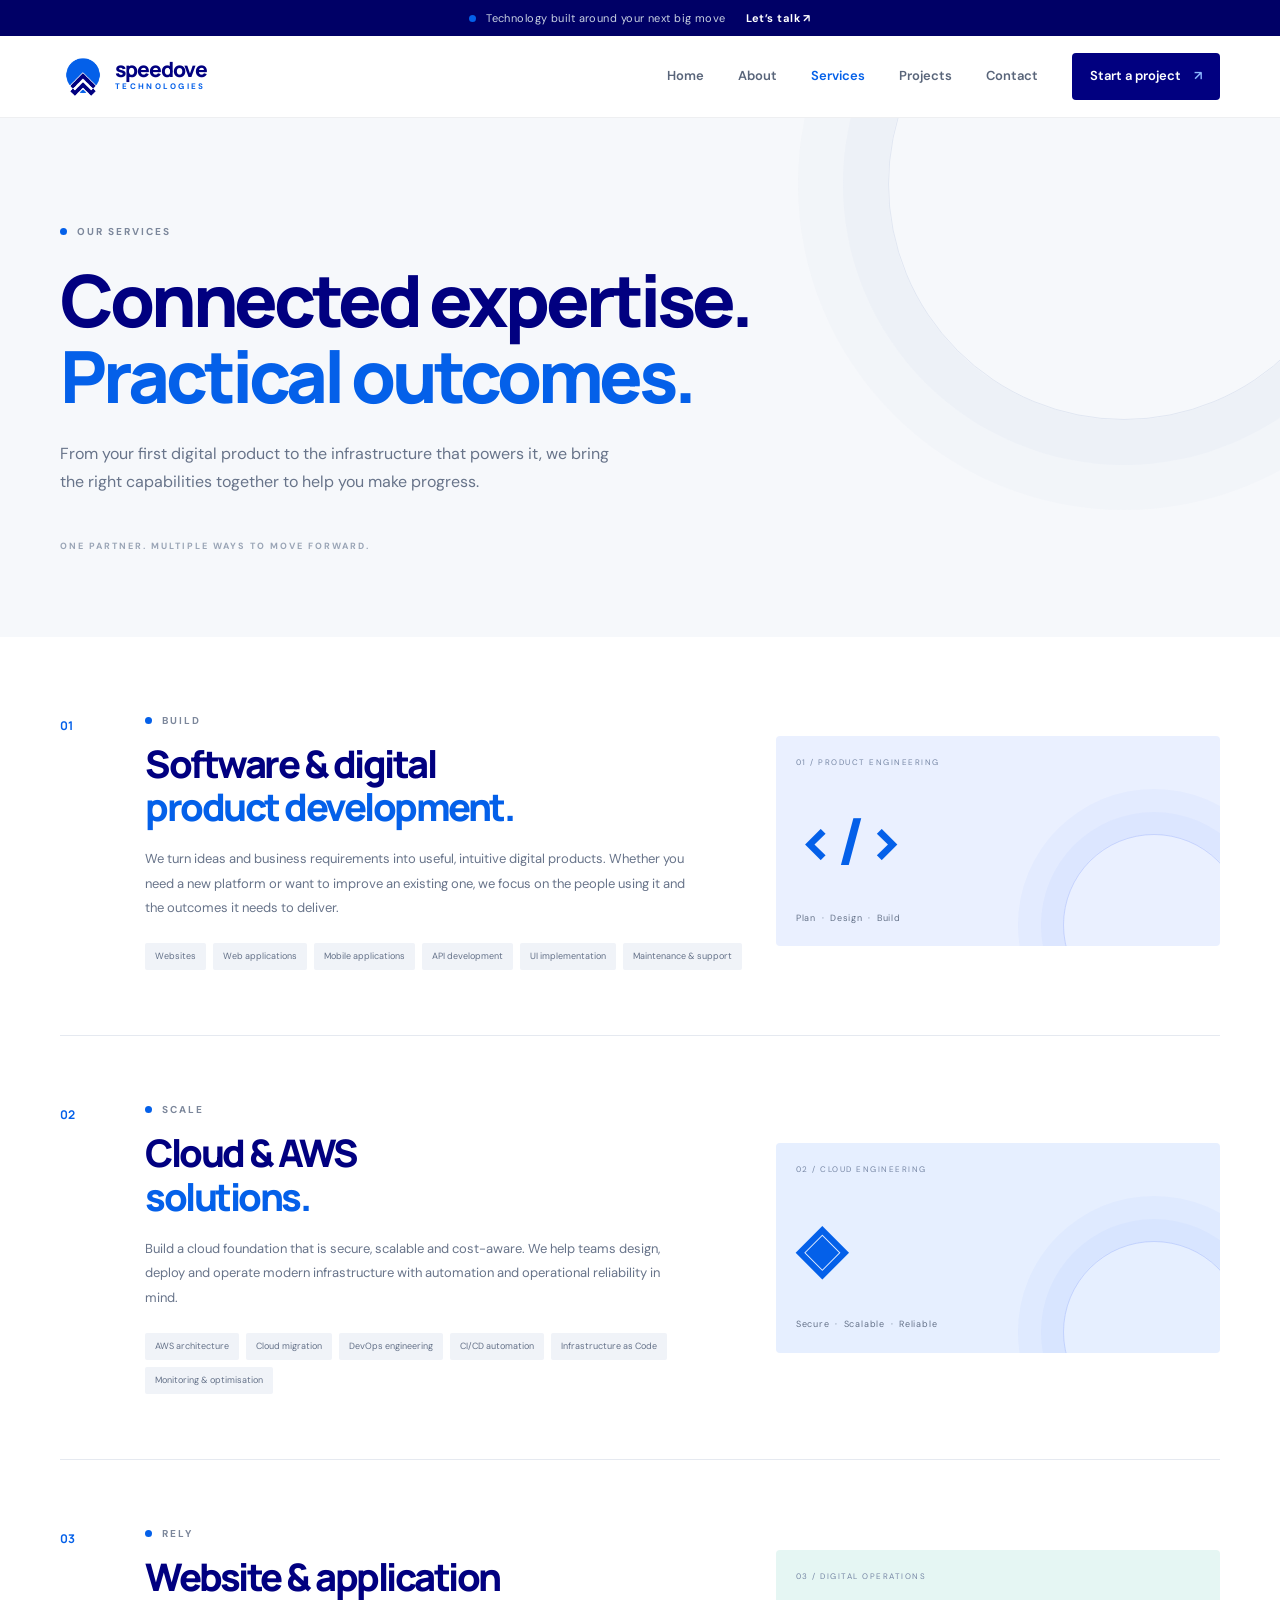
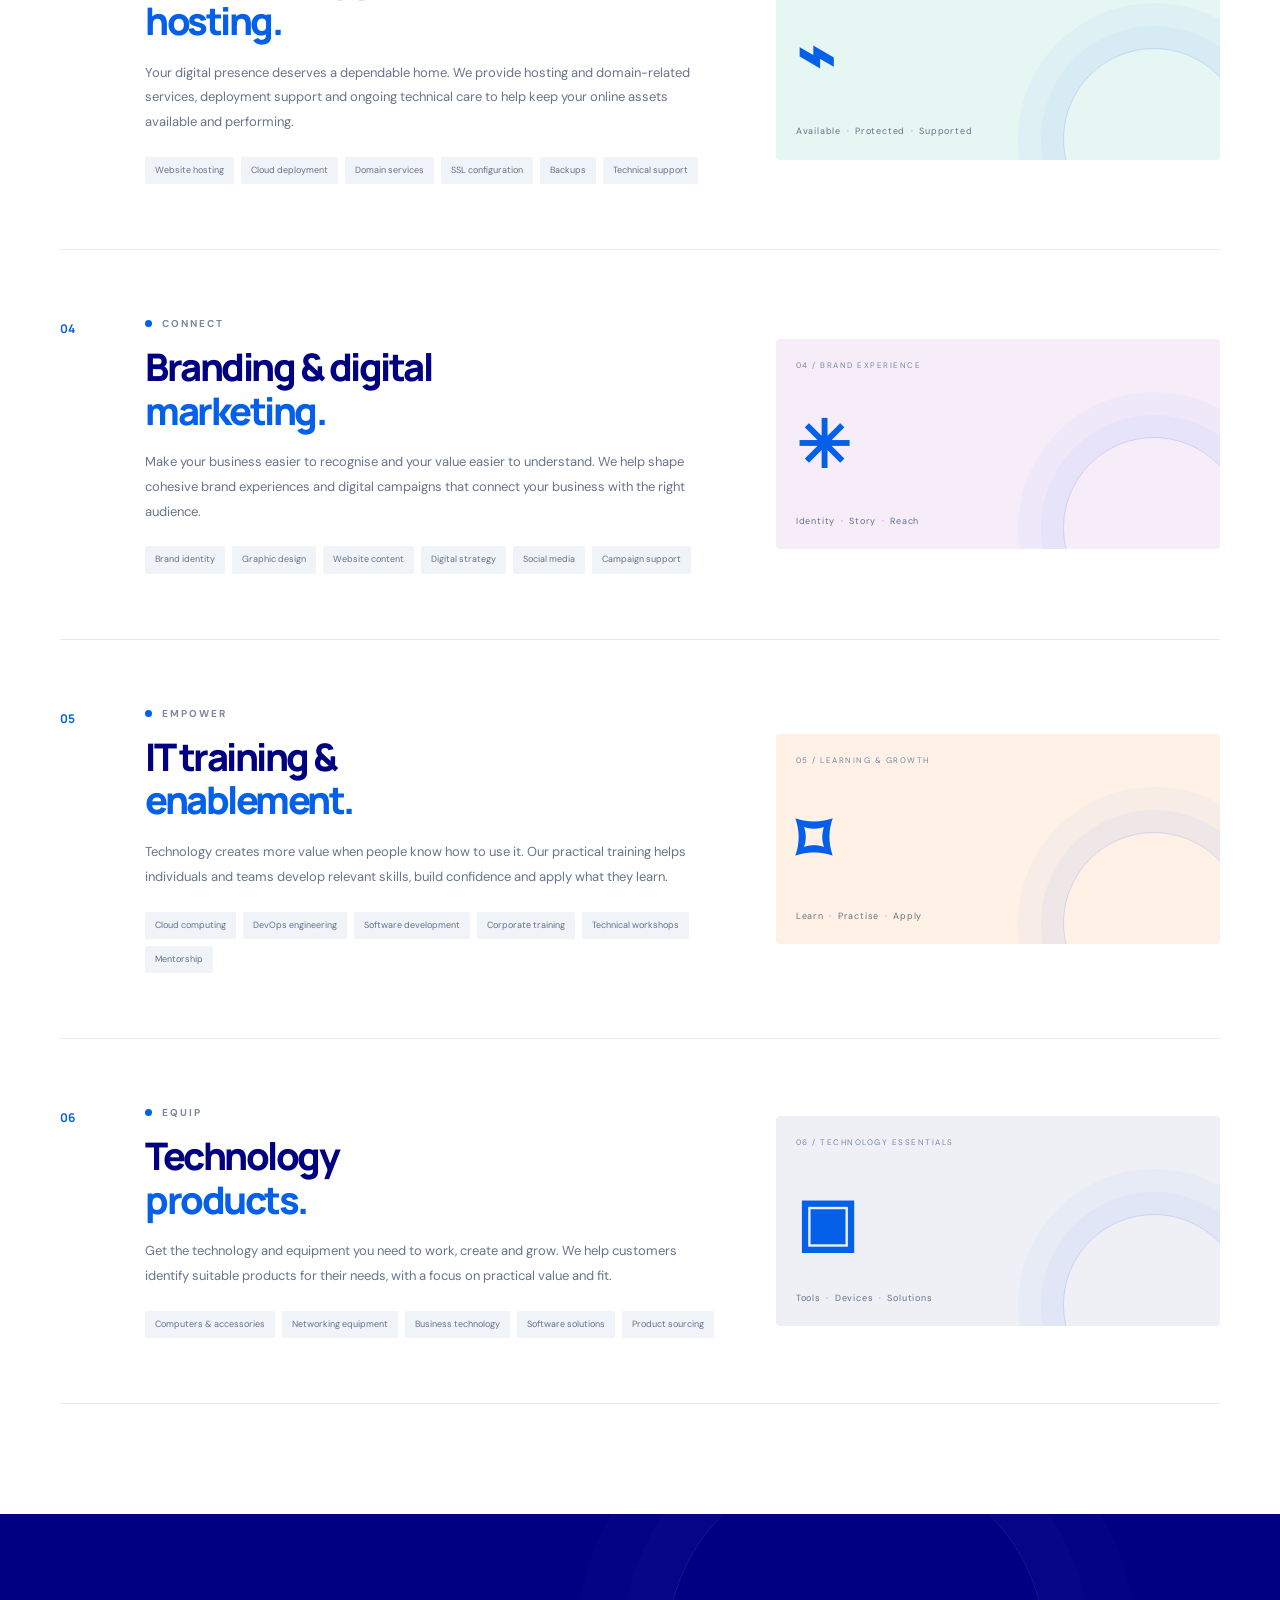
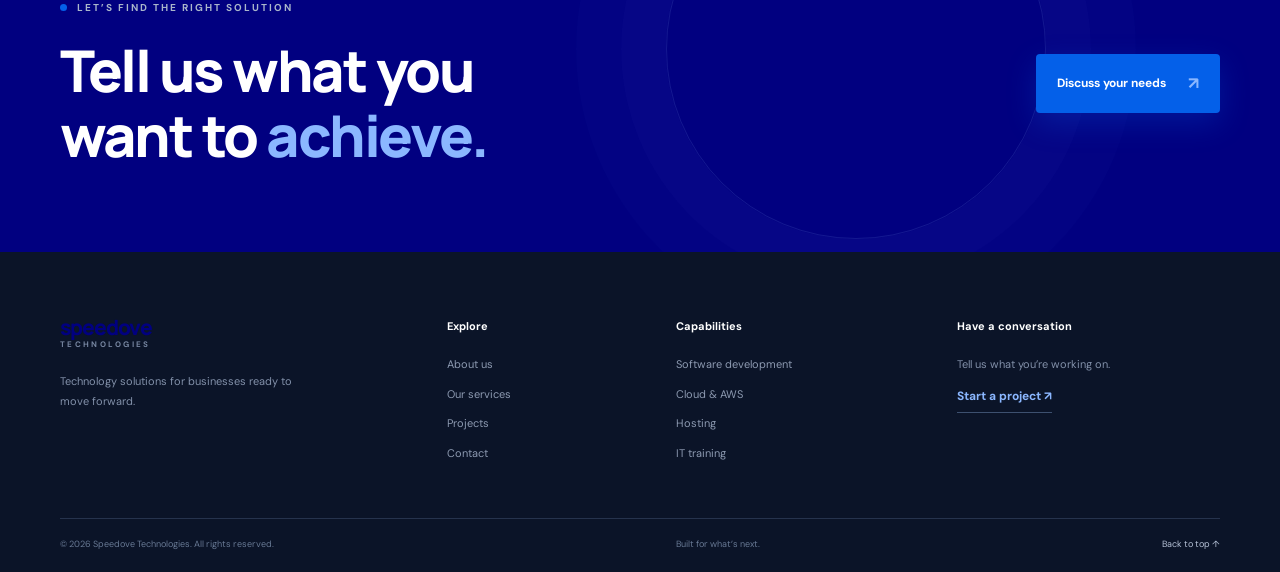
<file: services.html>
<!doctype html>
<html lang="en"><head><meta charset="utf-8"><meta name="viewport" content="width=device-width, initial-scale=1"><meta name="description" content="Explore software development, AWS cloud solutions, hosting, branding, digital marketing, IT training and technology products from Speedove."><title>Services | Speedove Technologies</title><link rel="preconnect" href="https://fonts.googleapis.com"><link href="https://fonts.googleapis.com/css2?family=DM+Sans:wght@400;500;600;700&family=Manrope:wght@400;500;600;700;800&display=swap" rel="stylesheet"><link rel="icon" type="image/png" href="assets/images/speedove-mark.png"><link rel="stylesheet" href="assets/css/style.css"></head>
<body><div class="announcement"><span class="status-dot"></span> Technology built around your next big move <a href="contact.html">Let’s talk ↗</a></div><header class="site-header"><div class="container nav-wrap"><a class="brand" href="index.html" aria-label="Speedove Technologies home"><img class="brand-logo" src="assets/images/speedove-mark.png" alt=""><span class="brand-name">speedove<small>TECHNOLOGIES</small></span></a><button class="menu-toggle" aria-label="Toggle navigation" aria-expanded="false"><span></span><span></span></button><nav class="main-nav"><a href="index.html">Home</a><a href="about.html">About</a><a class="active" href="services.html">Services</a><a href="projects.html">Projects</a><a href="contact.html">Contact</a><a class="nav-cta" href="contact.html">Start a project <span>↗</span></a></nav></div></header>
<main><section class="page-hero"><div class="container"><div class="eyebrow"><span></span> Our services</div><h1>Connected expertise.<br><em>Practical outcomes.</em></h1><p>From your first digital product to the infrastructure that powers it, we bring the right capabilities together to help you make progress.</p><div class="page-hero-note">ONE PARTNER. MULTIPLE WAYS TO MOVE FORWARD.</div></div></section>
<section class="section service-detail-section"><div class="container">
<article class="service-detail" id="software"><div class="detail-number">01</div><div class="detail-main"><div class="eyebrow"><span></span> Build</div><h2>Software & digital<br><em>product development.</em></h2><p>We turn ideas and business requirements into useful, intuitive digital products. Whether you need a new platform or want to improve an existing one, we focus on the people using it and the outcomes it needs to deliver.</p><div class="tag-list"><span>Websites</span><span>Web applications</span><span>Mobile applications</span><span>API development</span><span>UI implementation</span><span>Maintenance & support</span></div></div><div class="detail-aside"><div class="detail-graphic graphic-code"><span>01 / PRODUCT ENGINEERING</span><b>&lt;/&gt;</b><i>Plan&nbsp; · &nbsp;Design&nbsp; · &nbsp;Build</i></div></div></article>
<article class="service-detail" id="cloud"><div class="detail-number">02</div><div class="detail-main"><div class="eyebrow"><span></span> Scale</div><h2>Cloud & AWS<br><em>solutions.</em></h2><p>Build a cloud foundation that is secure, scalable and cost-aware. We help teams design, deploy and operate modern infrastructure with automation and operational reliability in mind.</p><div class="tag-list"><span>AWS architecture</span><span>Cloud migration</span><span>DevOps engineering</span><span>CI/CD automation</span><span>Infrastructure as Code</span><span>Monitoring & optimisation</span></div></div><div class="detail-aside"><div class="detail-graphic graphic-cloud"><span>02 / CLOUD ENGINEERING</span><b>◈</b><i>Secure&nbsp; · &nbsp;Scalable&nbsp; · &nbsp;Reliable</i></div></div></article>
<article class="service-detail" id="hosting"><div class="detail-number">03</div><div class="detail-main"><div class="eyebrow"><span></span> Rely</div><h2>Website & application<br><em>hosting.</em></h2><p>Your digital presence deserves a dependable home. We provide hosting and domain-related services, deployment support and ongoing technical care to help keep your online assets available and performing.</p><div class="tag-list"><span>Website hosting</span><span>Cloud deployment</span><span>Domain services</span><span>SSL configuration</span><span>Backups</span><span>Technical support</span></div></div><div class="detail-aside"><div class="detail-graphic graphic-host"><span>03 / DIGITAL OPERATIONS</span><b>⌁</b><i>Available&nbsp; · &nbsp;Protected&nbsp; · &nbsp;Supported</i></div></div></article>
<article class="service-detail" id="brand"><div class="detail-number">04</div><div class="detail-main"><div class="eyebrow"><span></span> Connect</div><h2>Branding & digital<br><em>marketing.</em></h2><p>Make your business easier to recognise and your value easier to understand. We help shape cohesive brand experiences and digital campaigns that connect your business with the right audience.</p><div class="tag-list"><span>Brand identity</span><span>Graphic design</span><span>Website content</span><span>Digital strategy</span><span>Social media</span><span>Campaign support</span></div></div><div class="detail-aside"><div class="detail-graphic graphic-brand"><span>04 / BRAND EXPERIENCE</span><b>✳</b><i>Identity&nbsp; · &nbsp;Story&nbsp; · &nbsp;Reach</i></div></div></article>
<article class="service-detail" id="training"><div class="detail-number">05</div><div class="detail-main"><div class="eyebrow"><span></span> Empower</div><h2>IT training &<br><em>enablement.</em></h2><p>Technology creates more value when people know how to use it. Our practical training helps individuals and teams develop relevant skills, build confidence and apply what they learn.</p><div class="tag-list"><span>Cloud computing</span><span>DevOps engineering</span><span>Software development</span><span>Corporate training</span><span>Technical workshops</span><span>Mentorship</span></div></div><div class="detail-aside"><div class="detail-graphic graphic-train"><span>05 / LEARNING & GROWTH</span><b>⌑</b><i>Learn&nbsp; · &nbsp;Practise&nbsp; · &nbsp;Apply</i></div></div></article>
<article class="service-detail" id="products"><div class="detail-number">06</div><div class="detail-main"><div class="eyebrow"><span></span> Equip</div><h2>Technology<br><em>products.</em></h2><p>Get the technology and equipment you need to work, create and grow. We help customers identify suitable products for their needs, with a focus on practical value and fit.</p><div class="tag-list"><span>Computers & accessories</span><span>Networking equipment</span><span>Business technology</span><span>Software solutions</span><span>Product sourcing</span></div></div><div class="detail-aside"><div class="detail-graphic graphic-products"><span>06 / TECHNOLOGY ESSENTIALS</span><b>▣</b><i>Tools&nbsp; · &nbsp;Devices&nbsp; · &nbsp;Solutions</i></div></div></article>
</div></section>
<section class="cta-section"><div class="container cta-inner"><div><div class="eyebrow light"><span></span> Let’s find the right solution</div><h2>Tell us what you<br>want to <em>achieve.</em></h2></div><a class="btn btn-primary" href="contact.html">Discuss your needs <span>↗</span></a><div class="cta-orb"></div></div></section></main>
<footer class="site-footer"><div class="container"><div class="footer-main"><div class="footer-brand"><a class="brand brand-light" href="index.html"><span class="brand-mark">S<span>.</span></span><span class="brand-name">speedove<small>TECHNOLOGIES</small></span></a><p>Technology solutions for businesses ready to move forward.</p></div><div class="footer-col"><b>Explore</b><a href="about.html">About us</a><a href="services.html">Our services</a><a href="projects.html">Projects</a><a href="contact.html">Contact</a></div><div class="footer-col"><b>Capabilities</b><a href="#software">Software development</a><a href="#cloud">Cloud & AWS</a><a href="#hosting">Hosting</a><a href="#training">IT training</a></div><div class="footer-contact"><b>Have a conversation</b><p>Tell us what you’re working on.</p><a href="contact.html" class="footer-email">Start a project ↗</a></div></div><div class="footer-bottom"><span>© <span data-year></span> Speedove Technologies. All rights reserved.</span><span>Built for what’s next.</span><a href="#top" class="back-top">Back to top ↑</a></div></div></footer><script src="assets/js/main.js"></script></body></html>
</file>
<file: assets/css/style.css>
/* Speedove Technologies — responsive static website */
:root{--navy:#010080;--navy-2:#08085f;--blue:#0460e9;--blue-2:#4b8df5;--cyan:#8bb7ff;--ink:#18233a;--muted:#68748a;--line:#e5e9f0;--paper:#f6f8fb;--white:#fff;--font:"DM Sans",sans-serif;--display:"Manrope",sans-serif;--container:1160px}
*{box-sizing:border-box}html{scroll-behavior:smooth;scroll-padding-top:100px}body{margin:0;color:var(--ink);font-family:var(--font);font-size:15px;line-height:1.7;background:#fff}a{color:inherit;text-decoration:none}button,input,select,textarea{font:inherit}.container{width:min(var(--container),calc(100% - 48px));margin-inline:auto}.announcement{height:36px;background:#0b1429;color:#c9d2e2;display:flex;align-items:center;justify-content:center;gap:10px;font-size:11px;letter-spacing:.04em}.announcement a{color:#fff;font-weight:700;margin-left:10px}.announcement a span{color:var(--cyan)}.status-dot,.eyebrow>span{width:7px;height:7px;border-radius:50%;background:var(--cyan);display:inline-block}.site-header{height:82px;background:#fff;position:sticky;top:0;z-index:50;border-bottom:1px solid rgba(20,35,60,.07)}.nav-wrap{height:100%;display:flex;align-items:center;justify-content:space-between}.brand{display:inline-flex;align-items:center;gap:9px;color:var(--navy)}.brand-logo{display:block;width:46px;height:46px;object-fit:contain}.brand-mark{display:none}.brand-name{font:800 18px/1 var(--display);letter-spacing:-.8px}.brand-name small{display:block;font:700 8px/1.7 var(--font);letter-spacing:2.7px;color:#8490a4}.main-nav{display:flex;align-items:center;gap:34px;font-size:13px;font-weight:600;color:#59657a}.main-nav>a:not(.nav-cta):hover,.main-nav>a.active{color:var(--blue)}.nav-cta{padding:12px 18px;background:var(--navy);color:white;border-radius:4px}.nav-cta span{color:var(--cyan);padding-left:10px}.menu-toggle{display:none;border:0;background:none;padding:10px}.menu-toggle span{display:block;width:23px;height:2px;background:var(--navy);margin:5px}
.hero{position:relative;overflow:hidden;background:var(--navy);color:#fff;min-height:650px;padding:88px 0 28px}.hero-grid{position:absolute;inset:0;background-image:linear-gradient(rgba(255,255,255,.035) 1px,transparent 1px),linear-gradient(90deg,rgba(255,255,255,.035) 1px,transparent 1px);background-size:58px 58px;mask-image:linear-gradient(90deg,black,transparent 92%)}.hero:after{content:"";position:absolute;width:650px;height:650px;border-radius:50%;background:radial-gradient(circle,rgba(66,105,245,.2),transparent 68%);right:4%;top:0;pointer-events:none}.hero-layout{position:relative;z-index:1;display:grid;grid-template-columns:1fr 1fr;align-items:center;gap:50px}.eyebrow{display:flex;align-items:center;gap:10px;text-transform:uppercase;font-size:10px;letter-spacing:2px;font-weight:700;color:#7c879b;margin-bottom:22px}.eyebrow>span{background:var(--blue)}.eyebrow.light{color:#aab6ca}.hero h1,.page-hero h1{font:800 clamp(52px,6.1vw,78px)/1.06 var(--display);letter-spacing:-4px;margin:0 0 25px}.hero h1 em,.page-hero h1 em,.section h2 em,.cta-section h2 em,.approach-copy h2 em{font-style:normal;color:var(--cyan)}.hero-lead{font-size:17px;line-height:1.8;color:#b8c4d7;max-width:490px}.hero-actions{display:flex;align-items:center;gap:28px;margin-top:32px}.btn{display:inline-flex;align-items:center;justify-content:center;gap:22px;padding:15px 21px;border-radius:4px;font-size:12px;font-weight:700;transition:.2s ease;border:0;cursor:pointer}.btn:hover{transform:translateY(-2px)}.btn-primary{background:var(--blue);color:#fff;box-shadow:0 10px 30px rgba(66,105,245,.25)}.btn-primary span{color:var(--cyan);font-size:17px}.text-link{display:inline-flex;align-items:center;gap:14px;color:var(--blue);font-size:12px;font-weight:700}.text-link span{font-size:18px;transition:transform .2s}.text-link:hover span{transform:translateX(4px)}.light-link{color:#fff}.hero-proof{display:flex;align-items:center;gap:14px;margin-top:65px;color:#9eabc0;font-size:10px;line-height:1.5}.avatar-stack{display:flex}.avatar-stack i{display:grid;place-items:center;width:30px;height:30px;border-radius:50%;border:2px solid var(--navy);margin-right:-8px;background:#243c69;color:#dce6ff;font-style:normal;font-size:10px}.avatar-stack i:nth-child(2){background:#4269a5}.avatar-stack i:nth-child(3){background:#385c58}
.hero-visual{height:430px;position:relative;display:grid;place-items:center}.visual-glow{position:absolute;width:340px;height:340px;border-radius:50%;background:radial-gradient(circle,rgba(70,110,255,.28),transparent 70%)}.orbit{position:absolute;border:1px solid rgba(136,164,255,.22);border-radius:50%;transform:rotate(-28deg)}.orbit-one{width:440px;height:235px}.orbit-two{width:510px;height:300px;transform:rotate(32deg)}.core-card{position:relative;z-index:2;width:290px;height:330px;padding:20px 23px;background:linear-gradient(145deg,rgba(39,60,102,.96),rgba(17,29,55,.98));border:1px solid rgba(161,184,255,.3);border-radius:8px;box-shadow:0 35px 80px rgba(0,0,0,.35);transform:rotate(-5deg)}.core-top{display:flex;align-items:center;gap:8px;color:#9eacc7;font-size:7px;letter-spacing:1.3px}.live-dot{width:6px;height:6px;background:var(--cyan);border-radius:50%;box-shadow:0 0 10px var(--cyan)}.core-menu{margin-left:auto}.core-symbol{font:800 82px/.95 var(--display);letter-spacing:-10px;margin:45px 0 15px;color:#fff}.core-symbol span{color:var(--cyan)}.core-title{font:500 27px/1.18 var(--display);letter-spacing:-1px}.core-title b{color:var(--cyan)}.core-bottom{position:absolute;bottom:18px;left:23px;right:23px;display:flex;justify-content:space-between;padding-top:12px;border-top:1px solid rgba(255,255,255,.13);font-size:7px;letter-spacing:1.4px;color:#9eacc7}.float-card{position:absolute;z-index:3;display:flex;align-items:center;gap:10px;padding:12px 15px;background:#fff;color:var(--ink);border-radius:5px;box-shadow:0 15px 35px rgba(0,0,0,.2)}.float-card b{display:block;font-size:10px}.float-card small{display:block;color:#8490a4;font-size:8px}.cloud-card{top:58px;right:-2px}.code-card{bottom:55px;left:-12px}.float-icon{font-size:22px;color:var(--blue)}.code-icon{font:bold 20px monospace;color:var(--blue)}.float-check{display:grid;place-items:center;width:18px;height:18px;border-radius:50%;background:#e3faf5;color:#159b80;font-size:10px;margin-left:8px}.visual-caption{position:absolute;bottom:0;right:0;left:0;display:flex;justify-content:space-between;color:#7484a3;font-size:8px;letter-spacing:1.6px}.hero-bottom{position:relative;z-index:1;display:flex;justify-content:space-between;margin-top:35px;color:#7787a5;font-size:9px;letter-spacing:1.5px;text-transform:uppercase}.scroll-cue b{font-size:16px;color:var(--cyan);margin-left:12px}.trust-strip{border-bottom:1px solid var(--line);background:#fff}.trust-inner{min-height:82px;display:flex;align-items:center;justify-content:space-between;gap:20px}.trust-inner>span{font-size:9px;letter-spacing:1.8px;color:#98a1b0;font-weight:700}.trust-inner>div{font:700 11px var(--display);letter-spacing:1.5px;color:#526079}.trust-inner b{color:var(--blue);padding:0 12px}
.section{padding:110px 0}.intro-grid{display:grid;grid-template-columns:1fr 1fr;gap:80px}.section h2,.approach-copy h2,.contact-aside h2{font:800 clamp(36px,4.3vw,54px)/1.15 var(--display);letter-spacing:-2.5px;margin:0;color:var(--navy)}.section h2 em{color:var(--blue)}.intro-content{padding-top:38px}.large-copy{font:600 21px/1.55 var(--display);letter-spacing:-.5px;color:var(--navy);margin:0 0 18px}.intro-content>p:not(.large-copy),.story-grid p:not(.large-copy){color:var(--muted);font-size:14px;line-height:1.9;margin:0 0 23px}.intro-content .text-link{margin-top:9px}
.services-section{background:var(--paper)}.section-heading{display:flex;justify-content:space-between;align-items:flex-end;gap:40px;margin-bottom:48px}.section-heading>p{max-width:360px;color:var(--muted);font-size:13px;line-height:1.9;margin:0 0 7px}.service-grid{display:grid;grid-template-columns:repeat(3,1fr);gap:14px}.service-card{min-height:290px;background:#fff;border:1px solid #e9edf3;padding:25px 25px 22px;display:flex;flex-direction:column;transition:.25s}.service-card:hover{transform:translateY(-5px);border-color:#bdcaff;box-shadow:0 18px 40px rgba(30,54,100,.07)}.service-card.featured{background:var(--navy);color:#fff;border-color:var(--navy)}.service-top{display:flex;align-items:center;justify-content:space-between;color:#9aa5b6;font-size:9px;letter-spacing:1.3px}.featured .service-top{color:#9baecc}.arrow-circle{width:27px;height:27px;border:1px solid #dfe4ec;border-radius:50%;display:grid;place-items:center;font-size:13px}.featured .arrow-circle{border-color:#40547b;color:var(--cyan)}.service-icon{font-size:29px;color:var(--blue);margin:23px 0 12px}.featured .service-icon{color:var(--cyan)}.service-card h3{font:700 17px/1.35 var(--display);letter-spacing:-.4px;margin:0 0 10px;max-width:260px}.service-card p{font-size:12px;line-height:1.8;color:#7b8799;margin:0 0 20px}.featured p{color:#aab7cd}.service-more{margin-top:auto;padding-top:14px;border-top:1px solid #edf0f4;color:#596781;font-size:10px;font-weight:700;display:flex;justify-content:space-between}.featured .service-more{border-color:#344665;color:#dce6f7}.service-more b{color:var(--blue);font-size:15px}.featured .service-more b{color:var(--cyan)}
.approach-section{background:var(--navy);color:#fff}.approach-grid{display:grid;grid-template-columns:.9fr 1.1fr;gap:100px}.approach-copy h2{color:#fff}.approach-copy p{color:#aab8ce;max-width:390px;font-size:13px;line-height:1.9;margin:24px 0 28px}.btn-outline-light{border:1px solid #52617d;color:#fff}.btn-outline-light span{color:var(--cyan)}.steps{border-top:1px solid #34435f}.step{display:grid;grid-template-columns:45px 1fr 20px;gap:20px;padding:23px 0;border-bottom:1px solid #34435f;align-items:start}.step>span{font:700 11px var(--display);color:var(--cyan);padding-top:4px}.step h3{font:700 17px var(--display);margin:0 0 6px}.step p{color:#9eabc0;font-size:12px;margin:0;line-height:1.8}.step>b{color:#7285aa;font-weight:400}
.projects-section{background:#fff}.project-grid{display:grid;grid-template-columns:1.3fr .7fr;gap:18px}.project-card{display:block}.project-art{height:330px;position:relative;overflow:hidden;border-radius:3px}.art-market{background:#e8edf9;padding:25px 34px 0}.browser-bar{height:24px;background:#fff;border-radius:5px 5px 0 0;display:flex;align-items:center;gap:4px;padding:0 10px}.browser-bar i{width:5px;height:5px;border-radius:50%;background:#d3dbe8}.browser-bar span{font-size:7px;color:#9aa5b6;margin-left:10px}.market-ui{height:280px;background:#fff;padding:18px 24px;position:relative;overflow:hidden}.market-nav{font:800 11px var(--display);color:var(--navy)}.market-nav>span{color:var(--blue)}.market-nav small{float:right;font:600 7px var(--font);color:#8d98a8}.market-copy{font:600 29px/1.12 var(--display);letter-spacing:-1px;margin-top:36px;color:var(--navy);position:relative;z-index:1}.market-copy b{color:var(--blue)}.mini-button{font:700 7px var(--font);letter-spacing:0;background:var(--navy);color:white;padding:9px 12px;display:inline-block;margin-top:15px;border-radius:2px}.market-tiles{position:absolute;right:20px;bottom:10px;display:flex;gap:8px;transform:rotate(-8deg)}.market-tiles i{width:65px;height:85px;border-radius:5px;background:#dfe7ff;display:grid;place-items:center;color:#526fe0;font-size:25px;font-style:normal}.market-tiles i:nth-child(2){background:#d8f4ee;margin-top:-30px}.market-tiles i:nth-child(3){background:#f6e8d8;margin-top:-8px}.art-cloud{background:radial-gradient(circle at 50% 45%,#405d9c,#162748 68%);display:grid;place-items:center;color:#fff}.cloud-ring{width:190px;height:190px;border:1px solid rgba(151,181,255,.4);border-radius:50%;display:grid;place-items:center;font-size:80px;color:#8eb0ff;box-shadow:0 0 0 25px rgba(113,150,238,.05),0 0 0 55px rgba(113,150,238,.04)}.cloud-label{position:absolute;top:30px;left:30px;font-size:9px;letter-spacing:2px;line-height:1.5;color:#a9bbdf}.cloud-nodes{position:absolute;bottom:30px;display:flex;gap:28px}.cloud-nodes i{width:7px;height:7px;background:var(--cyan);border-radius:50%;box-shadow:0 0 15px var(--cyan)}.project-meta{display:flex;align-items:center;justify-content:space-between;padding:18px 2px}.project-meta span:not(.project-arrow){font-size:9px;color:#8b96a8;letter-spacing:1.2px;text-transform:uppercase}.project-meta h3{font:700 16px var(--display);margin:5px 0;color:var(--navy)}.project-arrow{width:34px;height:34px;border:1px solid var(--line);border-radius:50%;display:grid;place-items:center;color:var(--blue)}.center-link{text-align:center;margin-top:24px}
.cta-section{background:var(--navy);color:#fff;overflow:hidden;position:relative;padding:85px 0}.cta-inner{display:flex;align-items:center;justify-content:space-between;position:relative;z-index:1}.cta-section h2{font:800 clamp(38px,4.5vw,58px)/1.12 var(--display);letter-spacing:-2.5px;color:#fff;margin:0}.cta-section .btn{position:relative;z-index:2}.cta-orb{position:absolute;width:380px;height:380px;border-radius:50%;border:1px solid rgba(112,143,226,.17);right:15%;top:-140px;box-shadow:0 0 0 45px rgba(112,143,226,.025),0 0 0 90px rgba(112,143,226,.02)}
.site-footer{background:#0b1428;color:#fff;padding:65px 0 20px}.footer-main{display:grid;grid-template-columns:1.3fr .7fr .9fr 1fr;gap:45px;padding-bottom:55px}.brand-light{color:#fff}.brand-light .brand-name small{color:#7786a1}.footer-brand p,.footer-contact p{max-width:240px;color:#8290a9;font-size:11px;line-height:1.8;margin-top:20px}.footer-col,.footer-contact{display:flex;flex-direction:column;align-items:flex-start;gap:11px}.footer-col>b,.footer-contact>b{font-size:11px;color:#fff;margin-bottom:8px}.footer-col a{font-size:11px;color:#8d9ab1}.footer-col a:hover{color:var(--cyan)}.footer-contact p{margin:0}.footer-email{font-size:12px;font-weight:700;color:var(--cyan);padding-bottom:6px;border-bottom:1px solid #3d506f}.footer-bottom{border-top:1px solid #26334d;padding-top:18px;display:flex;justify-content:space-between;gap:20px;color:#687994;font-size:9px}.back-top{color:#b6c2d7}
.page-hero{background:var(--paper);padding:105px 0 82px;position:relative;overflow:hidden}.page-hero:after{content:"";position:absolute;width:470px;height:470px;border:1px solid #e1e7f2;border-radius:50%;right:-80px;top:-170px;box-shadow:0 0 0 45px rgba(225,231,242,.35),0 0 0 90px rgba(225,231,242,.22)}.page-hero .container{position:relative;z-index:1}.page-hero h1{color:var(--navy);font-size:clamp(48px,6vw,72px)}.page-hero h1 em{color:var(--blue)}.page-hero p{max-width:570px;color:var(--muted);font-size:16px;line-height:1.8}.page-hero-note{margin-top:42px;font-size:9px;font-weight:700;letter-spacing:2px;color:#9aa5b6}.story-grid{display:grid;grid-template-columns:1fr 1fr;gap:90px}.story-grid h2{max-width:460px}.values-band{background:var(--navy);color:#fff;padding:90px 0}.values-band h2{font:800 48px/1.15 var(--display);letter-spacing:-2px;color:#fff;margin:0}.values-band h2 em{color:var(--cyan);font-style:normal}.values-grid{display:grid;grid-template-columns:repeat(4,1fr);gap:28px;margin-top:55px}.values-grid article{border-top:1px solid #3b4b69;padding-top:18px}.values-grid article>span,.process-grid article>span{color:var(--cyan);font-size:10px;letter-spacing:1px}.values-grid h3,.process-grid h3{font:700 18px var(--display);margin:18px 0 8px}.values-grid p,.process-grid p{font-size:12px;line-height:1.8;color:#a8b5c9;margin:0}.process-grid{display:grid;grid-template-columns:repeat(4,1fr);gap:25px;margin-top:52px}.process-grid article{border-top:2px solid var(--blue);padding-top:18px}.process-grid h3{color:var(--navy);font-size:16px}.process-grid p{color:var(--muted)}
.service-detail-section{padding-top:65px}.service-detail{display:grid;grid-template-columns:55px 1.15fr .85fr;gap:30px;padding:65px 0;border-bottom:1px solid var(--line);scroll-margin-top:100px}.service-detail:first-child{padding-top:10px}.detail-number{font:700 12px var(--display);color:var(--blue);padding-top:5px}.detail-main .eyebrow{margin-bottom:13px}.detail-main h2{font-size:38px}.detail-main>p{font-size:13px;color:var(--muted);line-height:1.9;max-width:550px;margin:18px 0 22px}.tag-list{display:flex;flex-wrap:wrap;gap:7px}.tag-list span{font-size:9px;padding:6px 10px;background:#f0f3f8;color:#647188;border-radius:2px}.detail-aside{display:flex;align-items:center;justify-content:flex-end}.detail-graphic{width:100%;height:210px;border-radius:4px;padding:20px;display:flex;flex-direction:column;justify-content:space-between;overflow:hidden;position:relative;background:#eaf0ff;color:var(--navy)}.detail-graphic:after{content:"";position:absolute;width:180px;height:180px;border:1px solid rgba(66,105,245,.22);border-radius:50%;right:-25px;bottom:-70px;box-shadow:0 0 0 22px rgba(66,105,245,.04),0 0 0 45px rgba(66,105,245,.04)}.detail-graphic>span{font-size:8px;letter-spacing:1.5px;color:#7787a5}.detail-graphic>b{font:700 65px var(--display);color:var(--blue);z-index:1}.detail-graphic>i{font-style:normal;font-size:9px;color:#647188;letter-spacing:.8px}.graphic-cloud{background:#e6efff}.graphic-host{background:#e5f6f3}.graphic-brand{background:#f6edf9}.graphic-train{background:#fff1e5}.graphic-products{background:#eef0f5}
.portfolio-note{display:flex;gap:16px;background:#f4f7fc;border:1px solid #e6ebf4;padding:18px 20px;margin-bottom:55px}.note-mark{flex:0 0 24px;height:24px;display:grid;place-items:center;border-radius:50%;background:#dfe8ff;color:var(--blue);font-weight:700}.portfolio-note p{margin:0;color:#68758a;font-size:11px;line-height:1.8}.portfolio-note b{color:var(--navy)}.portfolio-list{display:flex;flex-direction:column;gap:75px}.portfolio-item{display:grid;grid-template-columns:1.1fr .9fr;gap:65px;align-items:center}.portfolio-item.reverse .portfolio-art{order:2}.portfolio-item.reverse .portfolio-text{order:1}.portfolio-art{height:350px}.portfolio-text>span{font-size:9px;letter-spacing:1.5px;color:var(--blue);font-weight:700}.portfolio-text h2{font-size:34px;margin:15px 0}.portfolio-text p{font-size:13px;color:var(--muted);line-height:1.9;margin-bottom:22px}.art-web{background:#f1eaf4;display:grid;place-items:center;padding:30px}.web-window{width:85%;height:85%;background:#fff;box-shadow:0 20px 45px rgba(37,34,60,.14);position:relative;overflow:hidden}.web-head{height:35px;border-bottom:1px solid #eee;display:flex;align-items:center;justify-content:space-between;padding:0 15px;font-size:8px;color:#7d7890}.web-head b{font:800 12px var(--display);color:#1c2440}.web-body{padding:38px 25px;position:relative;z-index:1}.web-body small{font-size:6px;letter-spacing:1.5px;color:#8e8ba0}.web-body>b{display:block;font:800 32px/1.1 var(--display);letter-spacing:-1.5px;color:#212842;margin:13px 0}.web-body>i{font-style:normal;font-size:7px;color:#fff;background:#536ef2;padding:8px 10px;display:inline-block}.web-shape{position:absolute;width:180px;height:180px;border-radius:50%;background:#d9d7ff;right:-25px;bottom:-55px}
.contact-section{padding-top:80px}.contact-grid{display:grid;grid-template-columns:.8fr 1.2fr;gap:90px}.contact-aside h2{font-size:45px}.contact-aside>p{font-size:13px;color:var(--muted);line-height:1.9;margin:22px 0 35px}.contact-points>div{display:flex;gap:15px;padding:15px 0;border-top:1px solid var(--line)}.contact-points>div>span{font-size:10px;color:var(--blue);font-weight:700}.contact-points p{margin:0}.contact-points b{display:block;font:700 12px var(--display);color:var(--navy)}.contact-points small{display:block;color:#8792a4;font-size:10px;margin-top:4px;line-height:1.6}.contact-form{padding:32px;background:#f7f9fc;border:1px solid #e8edf4}.form-heading{display:flex;justify-content:space-between;align-items:center;margin-bottom:25px}.form-heading span{font-size:10px;letter-spacing:1.5px;font-weight:700;color:var(--navy)}.form-heading small{font-size:9px;color:#9aa5b6}.form-row{display:grid;grid-template-columns:1fr 1fr;gap:15px}.contact-form label{display:block;font-size:10px;font-weight:700;color:#56637a;margin-bottom:17px}.contact-form input,.contact-form select,.contact-form textarea{display:block;width:100%;margin-top:7px;border:1px solid #e0e6ef;background:#fff;padding:12px 13px;color:var(--ink);font-size:11px;outline:none;border-radius:2px}.contact-form input:focus,.contact-form select:focus,.contact-form textarea:focus{border-color:var(--blue);box-shadow:0 0 0 3px rgba(66,105,245,.08)}.contact-form textarea{resize:vertical}.btn-dark{background:var(--navy);color:#fff}.btn-dark span{color:var(--cyan)}.form-note{font-size:9px;color:#8994a6;line-height:1.7;margin:15px 0 0}.form-note code{font-size:9px;color:#53627a}.form-feedback{display:none;color:#236b5e;font-size:11px;line-height:1.6}.form-feedback.is-visible{display:block}
@media(max-width:900px){.main-nav{gap:18px}.hero-layout{gap:20px}.hero-visual{transform:scale(.88);transform-origin:center}.approach-grid{gap:50px}.footer-main{gap:25px}.service-detail{grid-template-columns:35px 1fr .65fr;gap:20px}.contact-grid{gap:40px}}
@media(max-width:700px){.container{width:min(100% - 36px,var(--container))}.announcement{font-size:9px}.site-header{height:70px}.menu-toggle{display:block;z-index:3}.main-nav{display:none;position:absolute;top:70px;left:0;right:0;background:#fff;padding:18px 24px 25px;box-shadow:0 15px 25px rgba(20,35,60,.1);flex-direction:column;align-items:stretch;gap:0}.main-nav.is-open{display:flex}.main-nav>a{padding:12px 0;border-bottom:1px solid #f0f2f6}.main-nav .nav-cta{margin-top:12px;padding:13px 15px;text-align:center}.hero{padding:70px 0 24px;min-height:auto}.hero-layout{grid-template-columns:1fr;gap:10px}.hero h1{font-size:55px;letter-spacing:-3px}.hero-lead{font-size:15px}.hero-proof{margin-top:35px}.hero-visual{height:360px;transform:scale(.83);margin:-5px -25px 0}.hero-bottom{margin-top:0;font-size:8px}.trust-inner{padding:20px 0;display:block}.trust-inner>div{margin-top:9px;font-size:9px;letter-spacing:.6px}.trust-inner b{padding:0 5px}.section{padding:75px 0}.intro-grid,.story-grid{grid-template-columns:1fr;gap:25px}.intro-content{padding-top:0}.section-heading{display:block}.section-heading>p{margin-top:20px}.service-grid{grid-template-columns:1fr 1fr}.service-card{min-height:275px;padding:20px}.approach-grid{grid-template-columns:1fr;gap:45px}.project-grid{grid-template-columns:1fr}.project-art{height:280px}.project-grid .project-card:nth-child(2) .project-art{height:260px}.cta-inner{display:block}.cta-section{padding:70px 0}.cta-inner>.btn{margin-top:30px}.footer-main{grid-template-columns:1fr 1fr;gap:35px 25px}.footer-brand{grid-column:1/-1}.footer-bottom{flex-wrap:wrap}.page-hero{padding:75px 0 60px}.page-hero h1{font-size:52px;letter-spacing:-3px}.page-hero p{font-size:14px}.values-grid{grid-template-columns:1fr 1fr;gap:30px 20px}.values-band h2{font-size:40px}.process-grid{grid-template-columns:1fr 1fr;gap:30px 20px}.service-detail{grid-template-columns:30px 1fr;gap:15px;padding:45px 0}.detail-main h2{font-size:32px}.detail-aside{grid-column:2}.detail-graphic{height:150px}.portfolio-item{grid-template-columns:1fr;gap:25px}.portfolio-item.reverse .portfolio-art,.portfolio-item.reverse .portfolio-text{order:initial}.portfolio-art{height:280px}.portfolio-list{gap:55px}.portfolio-text h2{font-size:30px}.contact-grid{grid-template-columns:1fr;gap:35px}.contact-aside h2{font-size:40px}.contact-form{padding:22px}.form-row{grid-template-columns:1fr;gap:0}}
@media(max-width:420px){.service-grid{grid-template-columns:1fr}.service-card{min-height:245px}.hero h1{font-size:48px}.hero-visual{transform:scale(.72);margin:-30px -45px}.hero-actions{gap:17px;flex-wrap:wrap}.text-link{font-size:11px}.values-grid,.process-grid{grid-template-columns:1fr}.footer-main{grid-template-columns:1fr 1fr}.footer-contact{grid-column:1/-1}.footer-bottom{font-size:8px}.footer-bottom span:nth-child(2){display:none}.page-hero h1{font-size:45px}.form-heading{align-items:flex-start;gap:10px;flex-direction:column}}

/* Official Speedove brand refinements */
.brand-name{font-size:21px;letter-spacing:-1.1px;color:var(--navy)}
.brand-name small{color:var(--blue);letter-spacing:2.3px}
.announcement{background:#000066}
.status-dot,.eyebrow>span{background:var(--blue)}
.btn-primary{background:var(--blue);box-shadow:0 10px 30px rgba(4,96,233,.24)}
</file>
